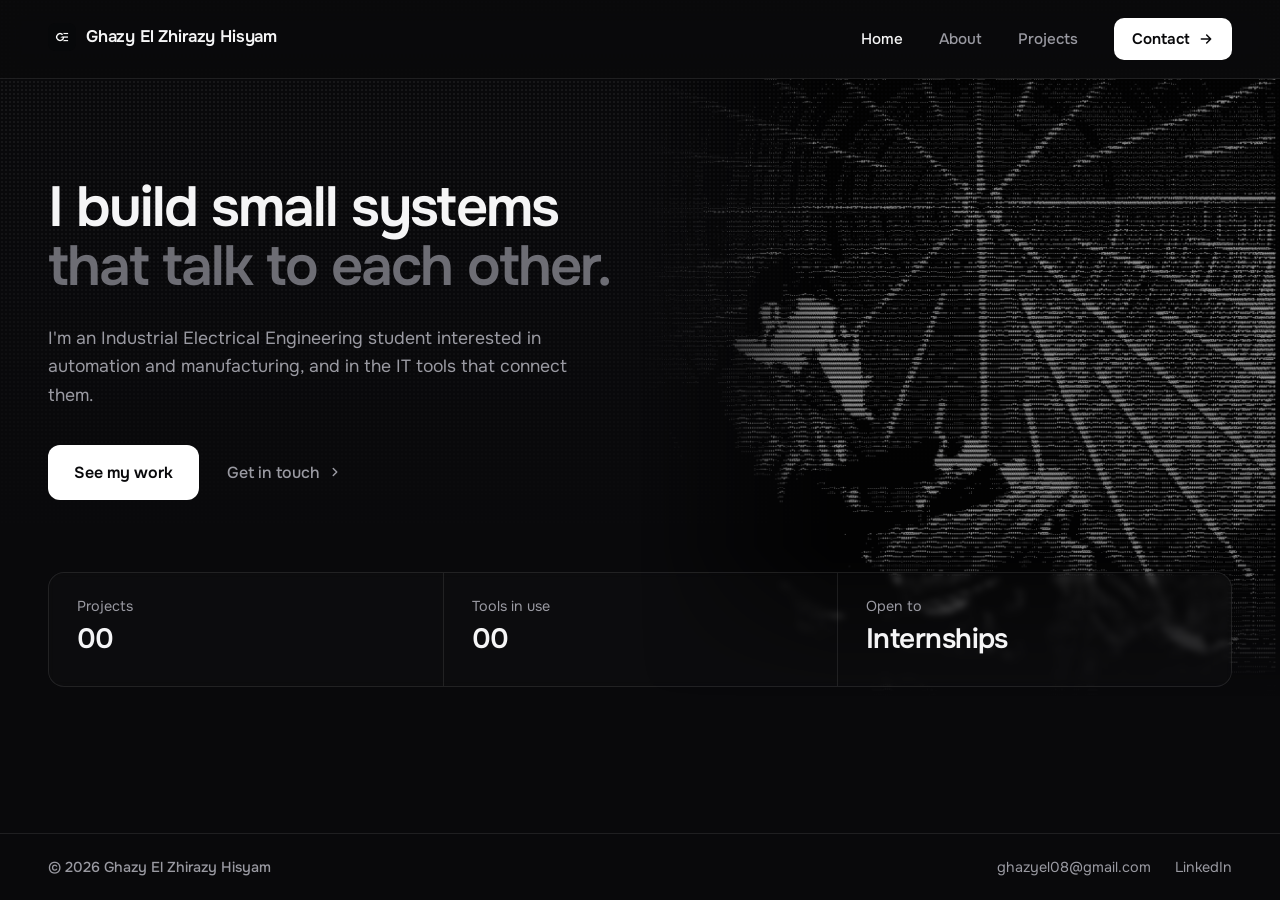
<file: index.html>
<!DOCTYPE html>
<html lang="en">
<head>
    <meta charset="UTF-8">
    <meta name="viewport" content="width=device-width, initial-scale=1.0">
    <title>Ghazy El Zhirazy Hisyam | Home</title>
    <meta name="description" content="Portfolio of Ghazy El Zhirazy Hisyam, an Industrial Electrical Engineering student working on Arduino projects and PCB design.">
    <link rel="preconnect" href="https://fonts.googleapis.com">
    <link rel="preconnect" href="https://fonts.gstatic.com" crossorigin>
    <link href="https://fonts.googleapis.com/css2?family=Onest:wght@400;500;600&display=swap" rel="stylesheet">
    <link rel="stylesheet" href="css/style.css">
    <link rel="icon" type="image/jpeg" href="Logo.jpg">
</head>
<body>
    <header class="navbar">
        <div class="left-nav">
            <a href="index.html" class="brand">
                <img class="brand-logo" src="Logo.jpg" alt="" width="28" height="28">
                <span>Ghazy El Zhirazy Hisyam</span>
            </a>
        </div>
        <nav class="right-nav" aria-label="Main">
            <a href="index.html" aria-current="page">Home</a>
            <a href="About.html">About</a>
            <a href="Projects.html">Projects</a>
            <a href="Contact.html" class="nav-cta">
                Contact
                <svg width="16" height="16" viewBox="0 0 24 24" fill="none" stroke="currentColor" stroke-width="2.25" stroke-linecap="round" stroke-linejoin="round" aria-hidden="true"><path d="M5 12h14M13 6l6 6-6 6"/></svg>
            </a>
        </nav>
    </header>

    <main class="body">
        <div class="dither" aria-hidden="true"></div>

        <section class="hero">
            <div class="hero-copy">
                <h1 class="main">
                    I build small systems
                    <span class="muted">that talk to each other.</span>
                </h1>
                <p class="description">I'm an Industrial Electrical Engineering student interested in automation and manufacturing, and in the IT tools that connect them.</p>
                <div class="cta-row">
                    <a class="work-button" href="Projects.html">See my work</a>
                    <a class="secondary-button" href="Contact.html">
                        Get in touch
                        <svg width="14" height="14" viewBox="0 0 24 24" fill="none" stroke="currentColor" stroke-width="2.5" stroke-linecap="round" stroke-linejoin="round" aria-hidden="true"><path d="m9 6 6 6-6 6"/></svg>
                    </a>
                </div>
            </div>
        </section>

        <section class="stats-row" aria-label="At a glance">
            <div class="stat">
                <p class="stat-label">Projects</p>
                <p class="stat-value" data-count="5">05</p>
            </div>
            <div class="stat">
                <p class="stat-label">Tools in use</p>
                <p class="stat-value" data-count="5">05</p>
            </div>
            <div class="stat">
                <p class="stat-label">Open to</p>
                <p class="stat-value typewriter">Internships</p>
            </div>
        </section>
    </main>

    <footer class="footer">
        <div class="footer-left">
            <p class="footer-name">&copy; 2026 Ghazy El Zhirazy Hisyam</p>
        </div>
        <div class="footer-right">
            <a href="mailto:ghazyel08@gmail.com">ghazyel08@gmail.com</a>
            <a href="https://www.linkedin.com/in/ghazyel" target="_blank" rel="noopener noreferrer">LinkedIn</a>
        </div>
    </footer>

    <script src="script/script.js"></script>
</body>
</html>
</file>
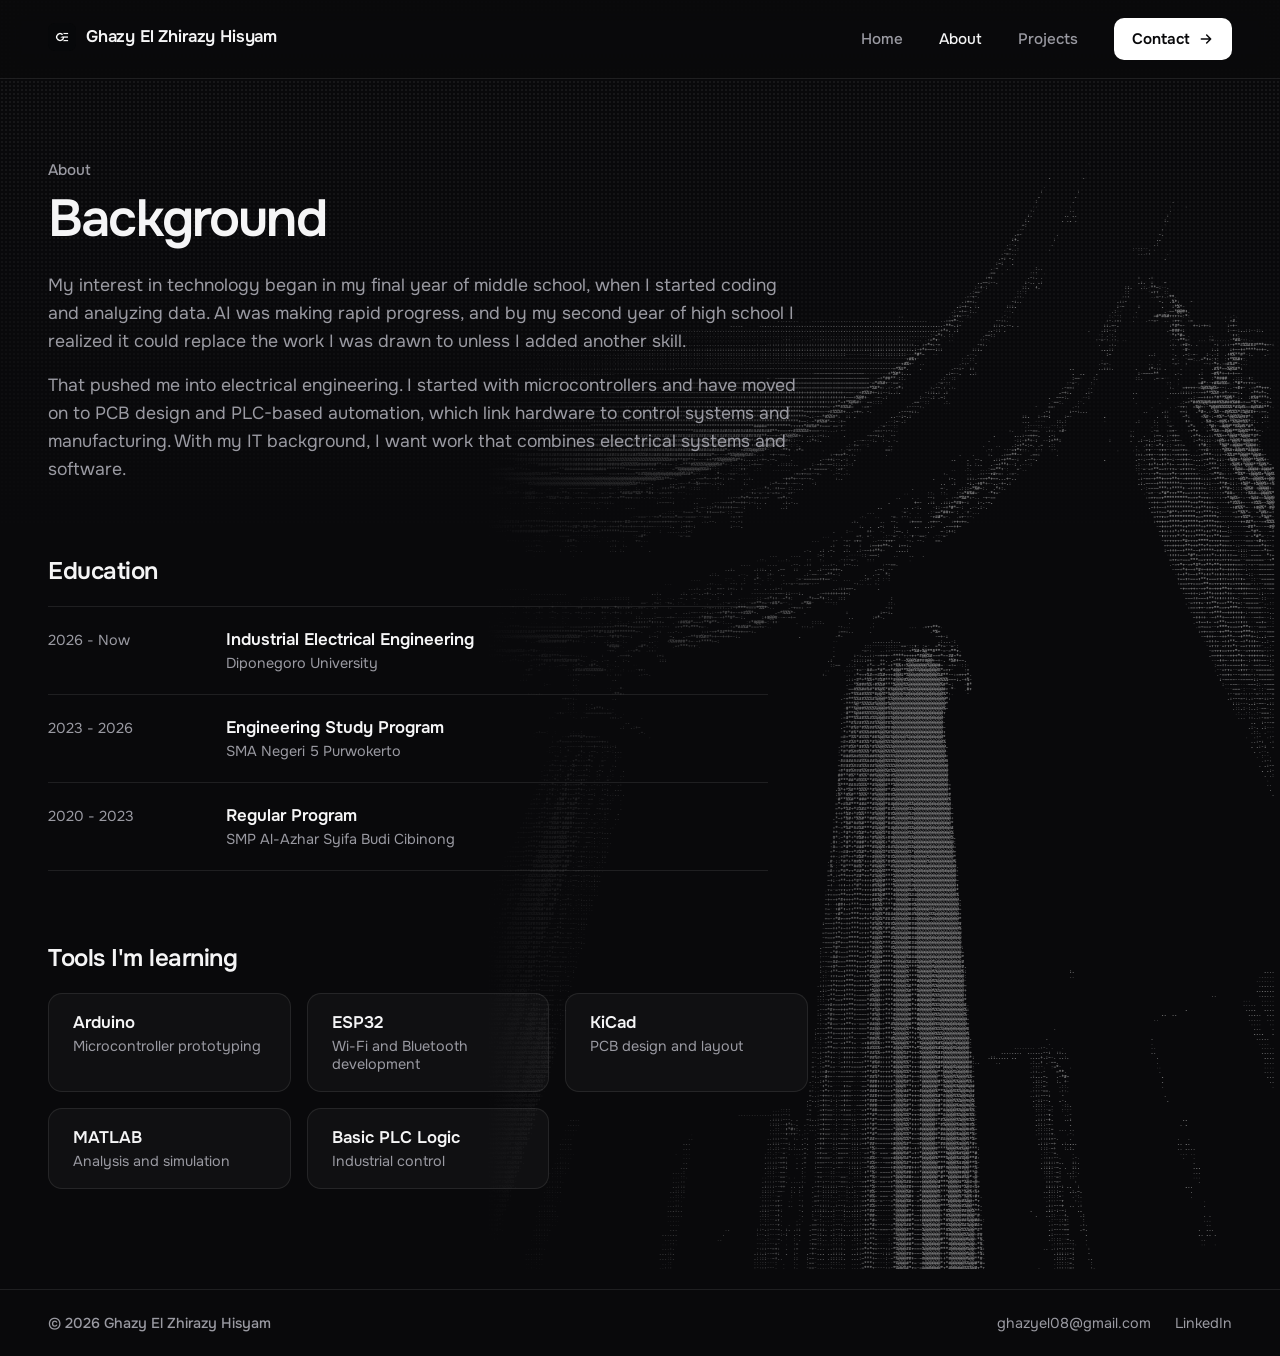
<file: About.html>
<!DOCTYPE html>
<html lang="en">
<head>
    <meta charset="UTF-8">
    <meta name="viewport" content="width=device-width, initial-scale=1.0">
    <title>Ghazy El Zhirazy Hisyam | About</title>
    <meta name="description" content="Background, education, and tools of Ghazy El Zhirazy Hisyam, an Industrial Electrical Engineering student.">
    <link rel="preconnect" href="https://fonts.googleapis.com">
    <link rel="preconnect" href="https://fonts.gstatic.com" crossorigin>
    <link href="https://fonts.googleapis.com/css2?family=Onest:wght@400;500;600&display=swap" rel="stylesheet">
    <link rel="stylesheet" href="css/style-about.css">
    <link rel="icon" type="image/jpeg" href="Logo.jpg">
</head>
<body>
    <header class="navbar">
        <div class="left-nav">
            <a href="index.html" class="brand">
                <img class="brand-logo" src="Logo.jpg" alt="" width="28" height="28">
                <span>Ghazy El Zhirazy Hisyam</span>
            </a>
        </div>
        <nav class="right-nav" aria-label="Main">
            <a href="index.html">Home</a>
            <a href="About.html" aria-current="page">About</a>
            <a href="Projects.html">Projects</a>
            <a href="Contact.html" class="nav-cta">
                Contact
                <svg width="16" height="16" viewBox="0 0 24 24" fill="none" stroke="currentColor" stroke-width="2.25" stroke-linecap="round" stroke-linejoin="round" aria-hidden="true"><path d="M5 12h14M13 6l6 6-6 6"/></svg>
            </a>
        </nav>
    </header>

    <main class="body">
        <section class="about-section">
            <h2 class="about">About</h2>
            <h1 class="background">Background</h1>
            <p class="description">My interest in technology began in my final year of middle school, when I started coding and analyzing data. AI was making rapid progress, and by my second year of high school I realized it could replace the work I was drawn to unless I added another skill.</p>
            <p class="description">That pushed me into electrical engineering. I started with microcontrollers and have moved on to PCB design and PLC-based automation, which link hardware to control systems and manufacturing. With my IT background, I want work that combines electrical systems and software.</p>
        </section>

        <section class="education-section">
            <h2 class="education">Education</h2>
            <div class="timeline">
                <div class="university">
                    <p class="periode">2026 - Now</p>
                    <p class="program">Industrial Electrical Engineering</p>
                    <p class="school">Diponegoro University</p>
                </div>
                <div class="highschool">
                    <p class="periode">2023 - 2026</p>
                    <p class="program">Engineering Study Program</p>
                    <p class="school">SMA Negeri 5 Purwokerto</p>
                </div>
                <div class="middleschool">
                    <p class="periode">2020 - 2023</p>
                    <p class="program">Regular Program</p>
                    <p class="school">SMP Al-Azhar Syifa Budi Cibinong</p>
                </div>
            </div>
        </section>

        <section class="tools">
            <h2 class="tools-title">Tools I'm learning</h2>
            <div class="tool-card">
                <p class="tool-name">Arduino</p>
                <p class="tool-desc">Microcontroller prototyping</p>
            </div>
            <div class="tool-card">
                <p class="tool-name">ESP32</p>
                <p class="tool-desc">Wi-Fi and Bluetooth development</p>
            </div>
            <div class="tool-card">
                <p class="tool-name">KiCad</p>
                <p class="tool-desc">PCB design and layout</p>
            </div>
            <div class="tool-card">
                <p class="tool-name">MATLAB</p>
                <p class="tool-desc">Analysis and simulation</p>
            </div>
            <div class="tool-card">
                <p class="tool-name">Basic PLC Logic</p>
                <p class="tool-desc">Industrial control</p>
            </div>
        </section>
    </main>

    <footer class="footer">
        <div class="footer-left">
            <p class="footer-name">&copy; 2026 Ghazy El Zhirazy Hisyam</p>
        </div>
        <div class="footer-right">
            <a href="mailto:ghazyel08@gmail.com">ghazyel08@gmail.com</a>
            <a href="https://www.linkedin.com/in/ghazyel" target="_blank" rel="noopener noreferrer">LinkedIn</a>
        </div>
    </footer>

    <script src="script/script-about.js"></script>
</body>
</html>
</file>
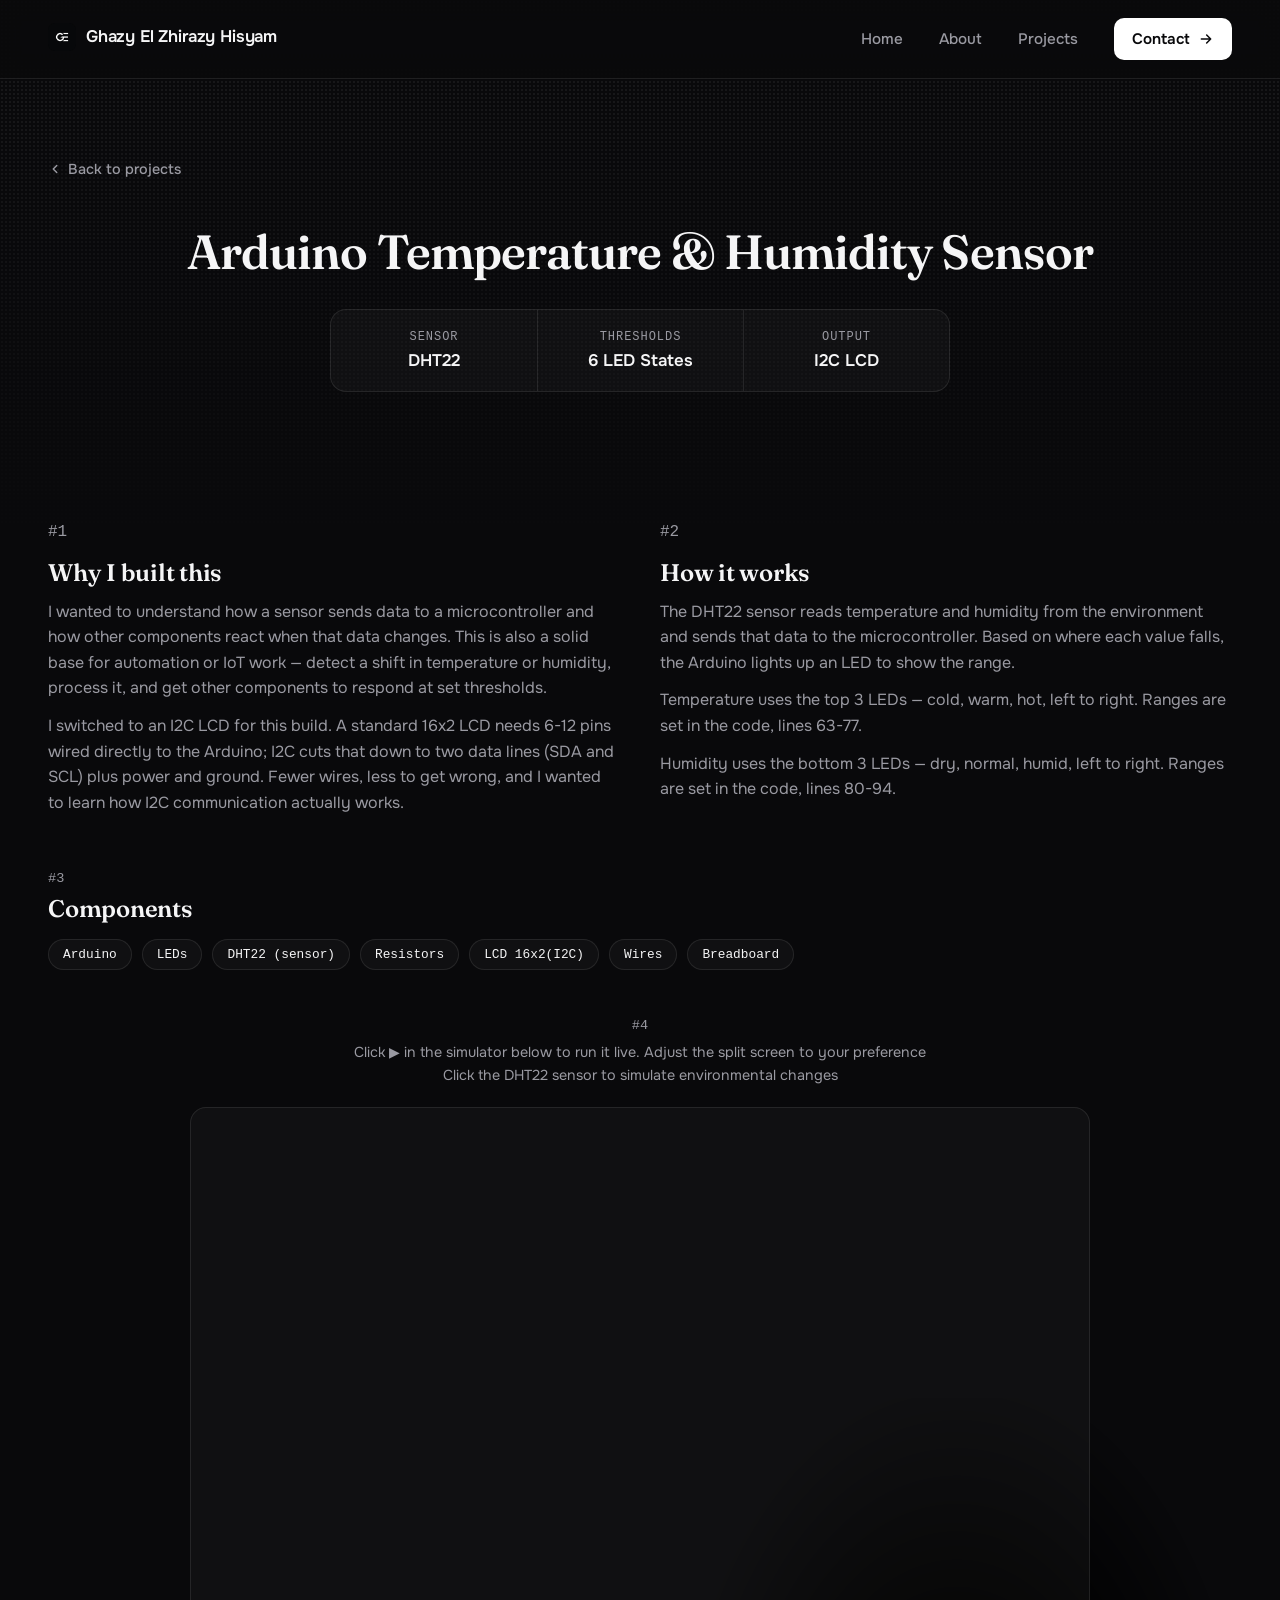
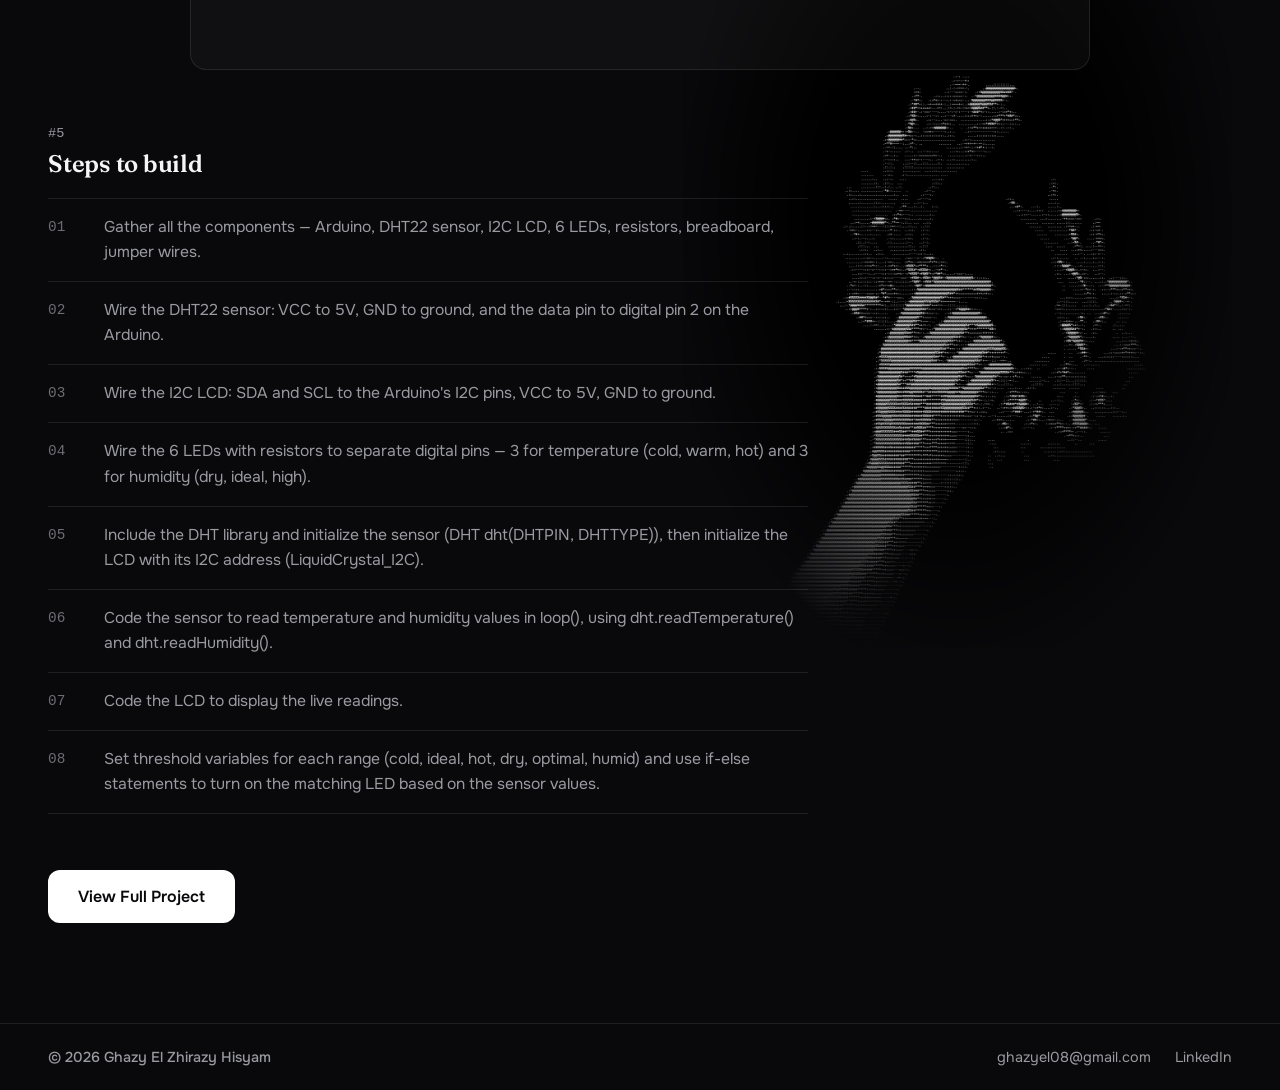
<file: humidity-sensor.html>
<!DOCTYPE html>
<html lang="en">
<head>
    <meta charset="UTF-8">
    <meta name="viewport" content="width=device-width, initial-scale=1.0">
    <title>Arduino Reaction Time Test | Ghazy El Zhirazy Hisyam</title>
    <link rel="preconnect" href="https://fonts.googleapis.com">
    <link rel="preconnect" href="https://fonts.gstatic.com" crossorigin>
    <link href="https://fonts.googleapis.com/css2?family=Onest:wght@400;500;600&family=Fraunces:wght@500;600&display=swap" rel="stylesheet">
    <link rel="stylesheet" href="css/style-showcase.css">
    <style> .hero-title::before { background-image: url("css/img/humid.png"); } </style>
    <link rel="icon" type="image/jpeg" href="Logo.jpg">
</head>
<body>
    <header class="navbar">
        <div class="left-nav">
            <a href="index.html" class="brand">
                <img class="brand-logo" src="Logo.jpg" alt="" width="28" height="28">
                <span>Ghazy El Zhirazy Hisyam</span>
            </a>
        </div>
        <nav class="right-nav" aria-label="Main">
            <a href="index.html">Home</a>
            <a href="About.html">About</a>
            <a href="Projects.html">Projects</a>
            <a href="Contact.html" class="nav-cta">
                Contact
                <svg width="16" height="16" viewBox="0 0 24 24" fill="none" stroke="currentColor" stroke-width="2.25" stroke-linecap="round" stroke-linejoin="round" aria-hidden="true"><path d="M5 12h14M13 6l6 6-6 6"/></svg>
            </a>
        </nav>
    </header>

    <main class="body">
        <a href="Projects.html" class="back-link">
            <svg width="14" height="14" viewBox="0 0 24 24" fill="none" stroke="currentColor" stroke-width="2.5" stroke-linecap="round" stroke-linejoin="round" aria-hidden="true"><path d="m15 6-6 6 6 6"/></svg>
            Back to projects
        </a>

        <section class="hero-title">
            <h1 class="project-name">Arduino Temperature & Humidity Sensor</h1>

            <div class="spec-stats">
                <div class="spec-stat">
                    <p class="spec-stat-label">Sensor</p>
                    <p class="spec-stat-value">DHT22</p>
                </div>
                <div class="spec-stat">
                    <p class="spec-stat-label">Thresholds</p>
                    <p class="spec-stat-value">6 LED States</p>
                </div>
                <div class="spec-stat">
                    <p class="spec-stat-label">Output</p>
                    <p class="spec-stat-value">I2C LCD</p>
                </div>
            </div>
        </section>

        <div class="section-grid">
            <div class="section-block">
                <p class="section-tag">#1</p>
                <h3>Why I built this</h3>
                <p>I wanted to understand how a sensor sends data to a microcontroller and how other components react when that data changes. This is also a solid base for automation or IoT work — detect a shift in temperature or humidity, process it, and get other components to respond at set thresholds.</p>
                <p>I switched to an I2C LCD for this build. A standard 16x2 LCD needs 6-12 pins wired directly to the Arduino; I2C cuts that down to two data lines (SDA and SCL) plus power and ground. Fewer wires, less to get wrong, and I wanted to learn how I2C communication actually works.</p>
            </div>

            <div class="section-block">
                <p class="section-tag">#2</p>
                <h3>How it works</h3>
                <p>The DHT22 sensor reads temperature and humidity from the environment and sends that data to the microcontroller. Based on where each value falls, the Arduino lights up an LED to show the range.</p>
                <p>Temperature uses the top 3 LEDs — cold, warm, hot, left to right. Ranges are set in the code, lines 63-77.</p>
                <p>Humidity uses the bottom 3 LEDs — dry, normal, humid, left to right. Ranges are set in the code, lines 80-94.</p>
            </div>
        </div>

        <section class="components-section">
            <p class="section-tag">#3</p>
            <h3>Components</h3>
            <div class="components-list">
                <span>Arduino</span>
                <span>LEDs</span>
                <span>DHT22 (sensor)</span>
                <span>Resistors</span>
                <span>LCD 16x2(I2C)</span>
                <span>Wires</span>
                <span>Breadboard</span>
            </div>
        </section>

        <section class="embed-section">
            <p class="section-tag">#4</p>
            <p class="embed-hint">Click ▶ in the simulator below to run it live. Adjust the split screen to your preference<br>Click the DHT22 sensor to simulate environmental changes</p>
            <div class="showcase-embed">
                <iframe src="https://wokwi.com/projects/470698973029023745" width="100%" height="100%" frameborder="0" title="Arduino Reaction Time Test simulator"></iframe>
            </div>
        </section>

        <section class="steps-section">
            <p class="section-tag">#5</p>
            <h3>Steps to build</h3>
            <ol class="steps">
                <li>Gather all the components — Arduino, DHT22 sensor, I2C LCD, 6 LEDs, resistors, breadboard, jumper wires.</li>
                <li>Wire the DHT22 sensor: VCC to 5V, GND to ground, and the data pin to digital pin 2 on the Arduino.</li>
                <li>Wire the I2C LCD: SDA and SCL to the Arduino's I2C pins, VCC to 5V, GND to ground.</li>
                <li>Wire the 6 LEDs with resistors to separate digital pins — 3 for temperature (cold, warm, hot) and 3 for humidity (dry, ideal, high).</li>
                <li>Include the DHT library and initialize the sensor (DHT dht(DHTPIN, DHTTYPE)), then initialize the LCD with its I2C address (LiquidCrystal_I2C).</li>
                <li>Code the sensor to read temperature and humidity values in loop(), using dht.readTemperature() and dht.readHumidity().</li>
                <li>Code the LCD to display the live readings.</li>
                <li>Set threshold variables for each range (cold, ideal, hot, dry, optimal, humid) and use if-else statements to turn on the matching LED based on the sensor values.</li>
            </ol>
        </section>

        <a href="https://wokwi.com/projects/470698973029023745" target="_blank" rel="noopener noreferrer" class="cta-button">View Full Project</a>
    </main>

    <footer class="footer">
        <div class="footer-left">
            <p class="footer-name">&copy; 2026 Ghazy El Zhirazy Hisyam</p>
        </div>
        <div class="footer-right">
            <a href="mailto:ghazyel08@gmail.com">ghazyel08@gmail.com</a>
            <a href="https://www.linkedin.com/in/ghazyel" target="_blank" rel="noopener noreferrer">LinkedIn</a>
        </div>
    </footer>
</body>
</html>
</file>
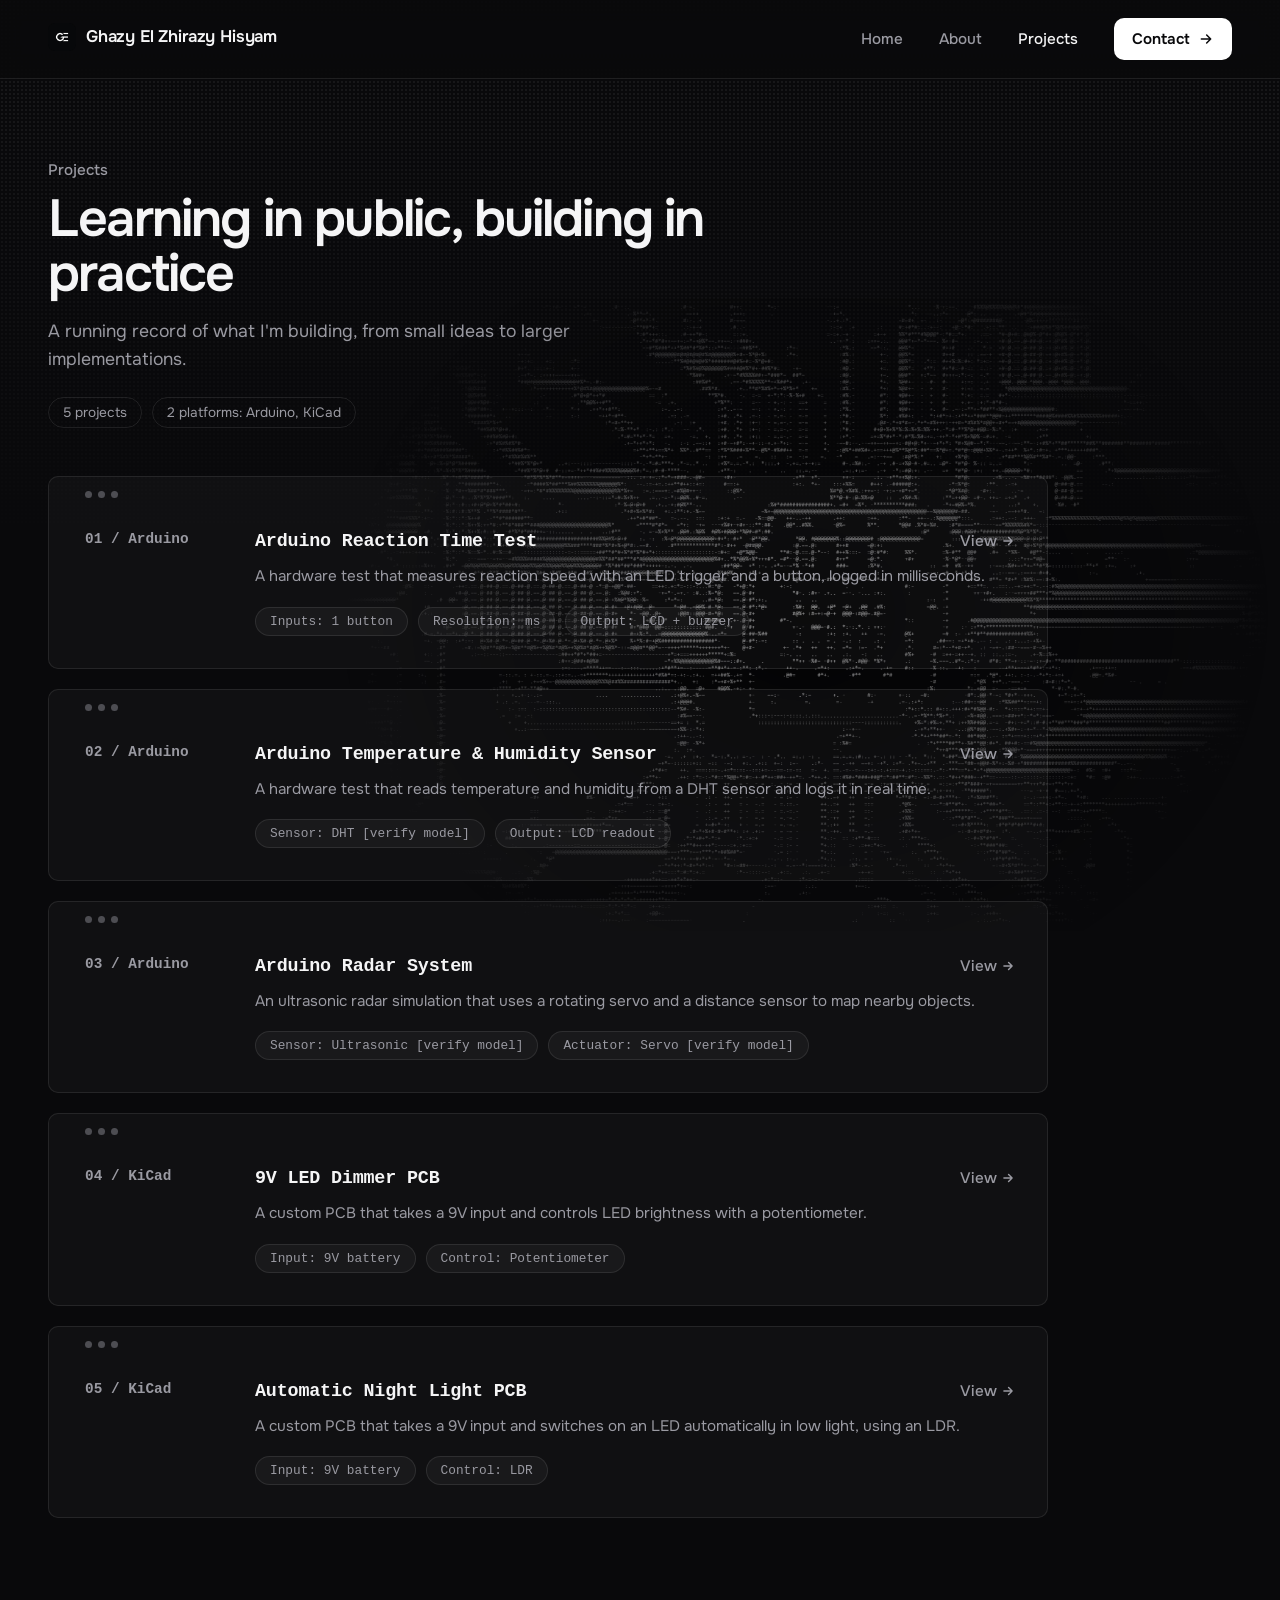
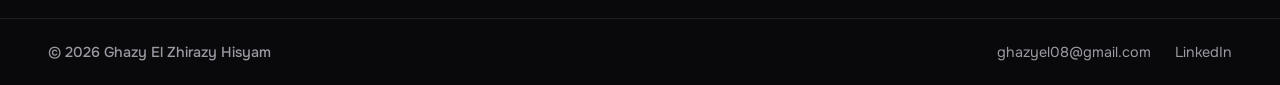
<file: Projects.html>
<!DOCTYPE html>
<html lang="en">
<head>
    <meta charset="UTF-8">
    <meta name="viewport" content="width=device-width, initial-scale=1.0">
    <title>Ghazy El Zhirazy Hisyam | Projects</title>
    <meta name="description" content="Arduino and PCB projects by Ghazy El Zhirazy Hisyam, an Industrial Electrical Engineering student.">
    <link rel="preconnect" href="https://fonts.googleapis.com">
    <link rel="preconnect" href="https://fonts.gstatic.com" crossorigin>
    <link href="https://fonts.googleapis.com/css2?family=Onest:wght@400;500;600&display=swap" rel="stylesheet">
    <link rel="stylesheet" href="css/style-projects.css">
    <link rel="icon" type="image/jpeg" href="Logo.jpg">
</head>
<body>
    <header class="navbar">
        <div class="left-nav">
            <a href="index.html" class="brand">
                <img class="brand-logo" src="Logo.jpg" alt="" width="28" height="28">
                <span>Ghazy El Zhirazy Hisyam</span>
            </a>
        </div>
        <nav class="right-nav" aria-label="Main">
            <a href="index.html">Home</a>
            <a href="About.html">About</a>
            <a href="Projects.html" aria-current="page">Projects</a>
            <a href="Contact.html" class="nav-cta">
                Contact
                <svg width="16" height="16" viewBox="0 0 24 24" fill="none" stroke="currentColor" stroke-width="2.25" stroke-linecap="round" stroke-linejoin="round" aria-hidden="true"><path d="M5 12h14M13 6l6 6-6 6"/></svg>
            </a>
        </nav>
    </header>

    <main class="body">
        <h2 class="projects">Projects</h2>
        <h1 class="opener">Learning in public, building in practice</h1>
        <p class="descript">A running record of what I'm building, from small ideas to larger implementations.</p>

        <div class="project-summary">
            <span>5 projects</span>
            <span>2 platforms: Arduino, KiCad</span>
        </div>

        <div class="project-list">
            <a href="reaction-time.html" class="project-row" data-category="Arduino">
                <span class="term-bar" aria-hidden="true"><span class="term-dot"></span><span class="term-dot"></span><span class="term-dot"></span></span>
                <p class="project-index">01 / Arduino</p>
                <div class="project-content">
                    <div class="project-row-header">
                        <h2 class="project-name">Arduino Reaction Time Test</h2>
                        <span class="project-link">View
                            <svg width="14" height="14" viewBox="0 0 24 24" fill="none" stroke="currentColor" stroke-width="2.5" stroke-linecap="round" stroke-linejoin="round" aria-hidden="true"><path d="M5 12h14M13 6l6 6-6 6"/></svg>
                        </span>
                    </div>
                    <p class="project-description">A hardware test that measures reaction speed with an LED trigger and a button, logged in milliseconds.</p>
                    <div class="spec-pills">
                        <span class="spec-pill">Inputs: 1 button</span>
                        <span class="spec-pill">Resolution: ms</span>
                        <span class="spec-pill">Output: LCD + buzzer</span>
                    </div>
                </div>
            </a>

            <a href="humidity-sensor.html" class="project-row" data-category="Arduino">
                <span class="term-bar" aria-hidden="true"><span class="term-dot"></span><span class="term-dot"></span><span class="term-dot"></span></span>
                <p class="project-index">02 / Arduino</p>
                <div class="project-content">
                    <div class="project-row-header">
                        <h2 class="project-name">Arduino Temperature &amp; Humidity Sensor</h2>
                        <span class="project-link">View
                            <svg width="14" height="14" viewBox="0 0 24 24" fill="none" stroke="currentColor" stroke-width="2.5" stroke-linecap="round" stroke-linejoin="round" aria-hidden="true"><path d="M5 12h14M13 6l6 6-6 6"/></svg>
                        </span>
                    </div>
                    <p class="project-description">A hardware test that reads temperature and humidity from a DHT sensor and logs it in real time.</p>
                    <div class="spec-pills">
                        <span class="spec-pill">Sensor: DHT [verify model]</span>
                        <span class="spec-pill">Output: LCD readout</span>
                    </div>
                </div>
            </a>

            <a href="radar-system.html" class="project-row" data-category="Arduino">
                <span class="term-bar" aria-hidden="true"><span class="term-dot"></span><span class="term-dot"></span><span class="term-dot"></span></span>
                <p class="project-index">03 / Arduino</p>
                <div class="project-content">
                    <div class="project-row-header">
                        <h2 class="project-name">Arduino Radar System</h2>
                        <span class="project-link">View
                            <svg width="14" height="14" viewBox="0 0 24 24" fill="none" stroke="currentColor" stroke-width="2.5" stroke-linecap="round" stroke-linejoin="round" aria-hidden="true"><path d="M5 12h14M13 6l6 6-6 6"/></svg>
                        </span>
                    </div>
                    <p class="project-description">An ultrasonic radar simulation that uses a rotating servo and a distance sensor to map nearby objects.</p>
                    <div class="spec-pills">
                        <span class="spec-pill">Sensor: Ultrasonic [verify model]</span>
                        <span class="spec-pill">Actuator: Servo [verify model]</span>
                    </div>
                </div>
            </a>

            <a href="PCB-Dimmer.html" class="project-row" data-category="KiCad">
                <span class="term-bar" aria-hidden="true"><span class="term-dot"></span><span class="term-dot"></span><span class="term-dot"></span></span>
                <p class="project-index">04 / KiCad</p>
                <div class="project-content">
                    <div class="project-row-header">
                        <h2 class="project-name">9V LED Dimmer PCB</h2>
                        <span class="project-link">View
                            <svg width="14" height="14" viewBox="0 0 24 24" fill="none" stroke="currentColor" stroke-width="2.5" stroke-linecap="round" stroke-linejoin="round" aria-hidden="true"><path d="M5 12h14M13 6l6 6-6 6"/></svg>
                        </span>
                    </div>
                    <p class="project-description">A custom PCB that takes a 9V input and controls LED brightness with a potentiometer.</p>
                    <div class="spec-pills">
                        <span class="spec-pill">Input: 9V battery</span>
                        <span class="spec-pill">Control: Potentiometer</span>
                    </div>
                </div>
            </a>

            <a href="PCB-AutoLight.html" class="project-row" data-category="KiCad">
                <span class="term-bar" aria-hidden="true"><span class="term-dot"></span><span class="term-dot"></span><span class="term-dot"></span></span>
                <p class="project-index">05 / KiCad</p>
                <div class="project-content">
                    <div class="project-row-header">
                        <h2 class="project-name">Automatic Night Light PCB</h2>
                        <span class="project-link">View
                            <svg width="14" height="14" viewBox="0 0 24 24" fill="none" stroke="currentColor" stroke-width="2.5" stroke-linecap="round" stroke-linejoin="round" aria-hidden="true"><path d="M5 12h14M13 6l6 6-6 6"/></svg>
                        </span>
                    </div>
                    <p class="project-description">A custom PCB that takes a 9V input and switches on an LED automatically in low light, using an LDR.</p>
                    <div class="spec-pills">
                        <span class="spec-pill">Input: 9V battery</span>
                        <span class="spec-pill">Control: LDR</span>
                    </div>
                </div>
            </a>
        </div>
    </main>

    <footer class="footer">
        <div class="footer-left">
            <p class="footer-name">&copy; 2026 Ghazy El Zhirazy Hisyam</p>
        </div>
        <div class="footer-right">
            <a href="mailto:ghazyel08@gmail.com">ghazyel08@gmail.com</a>
            <a href="https://www.linkedin.com/in/ghazyel" target="_blank" rel="noopener noreferrer">LinkedIn</a>
        </div>
    </footer>
</body>
</html>
</file>
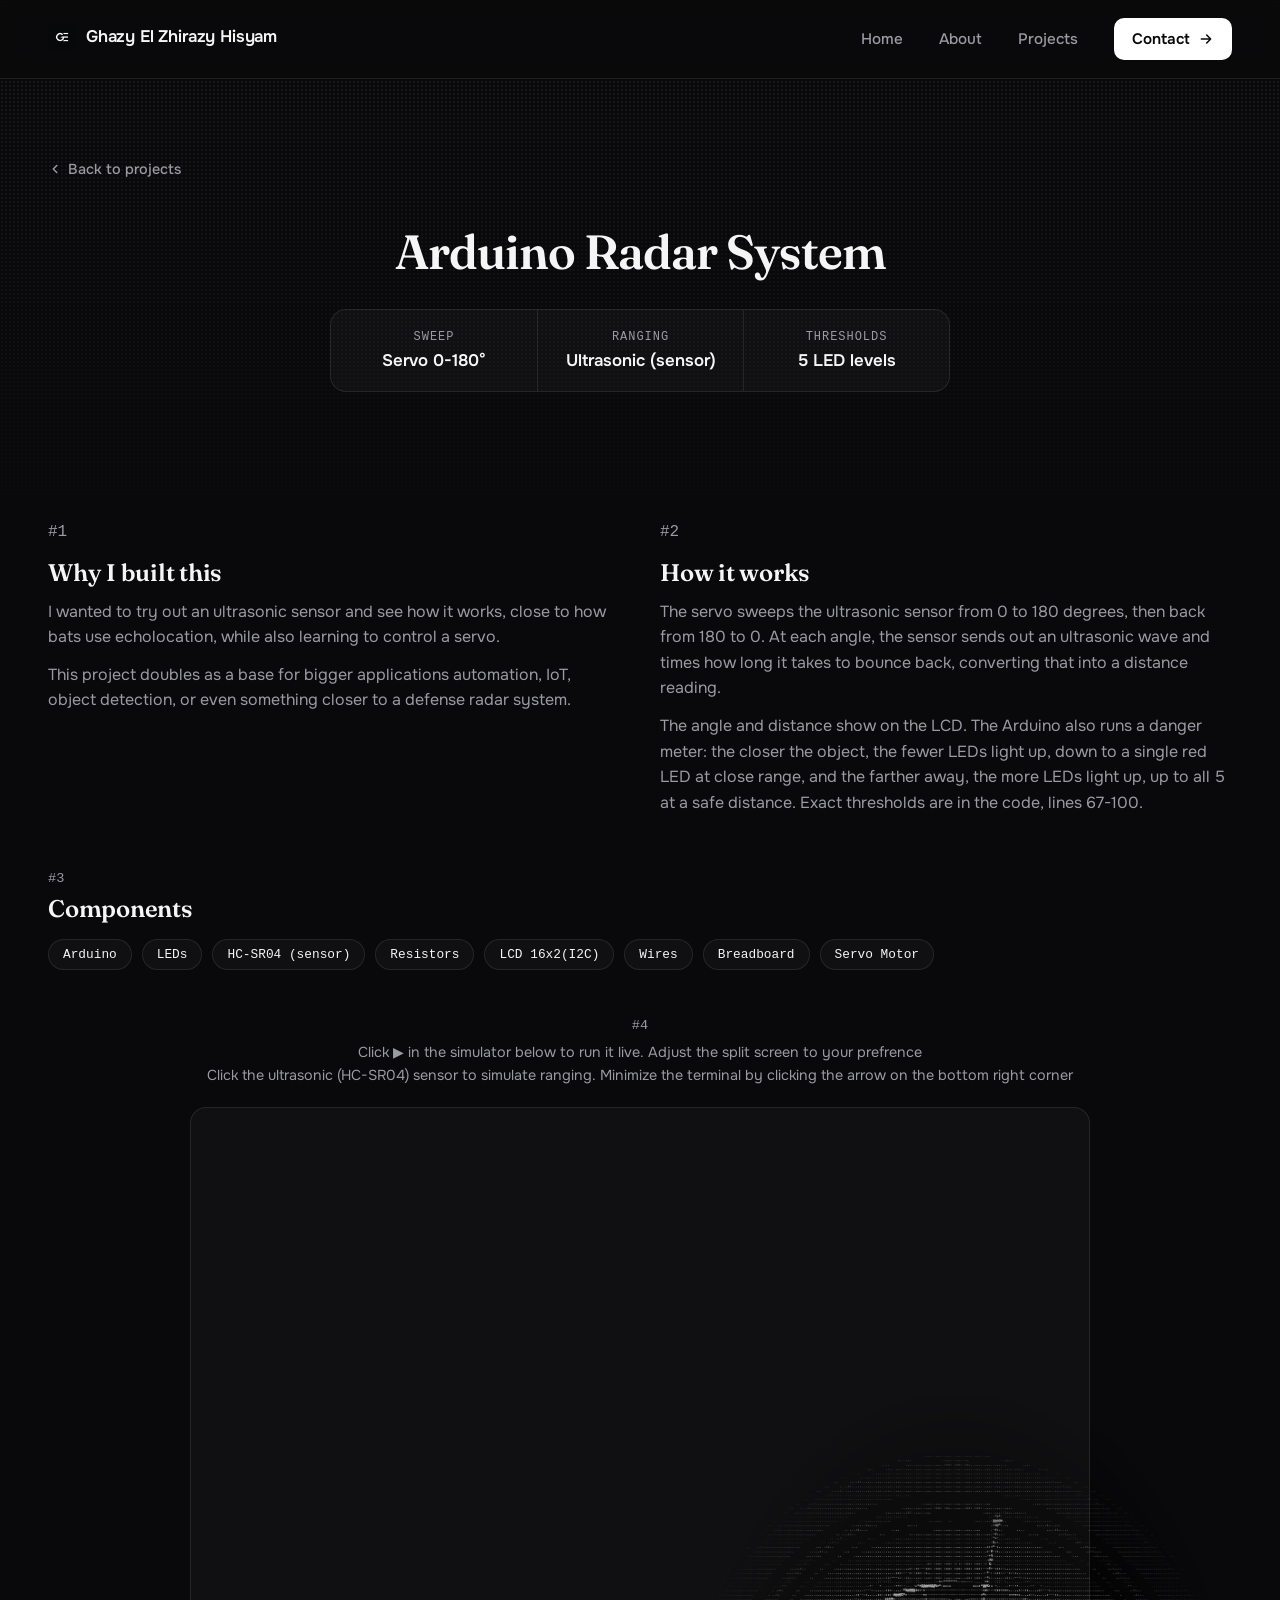
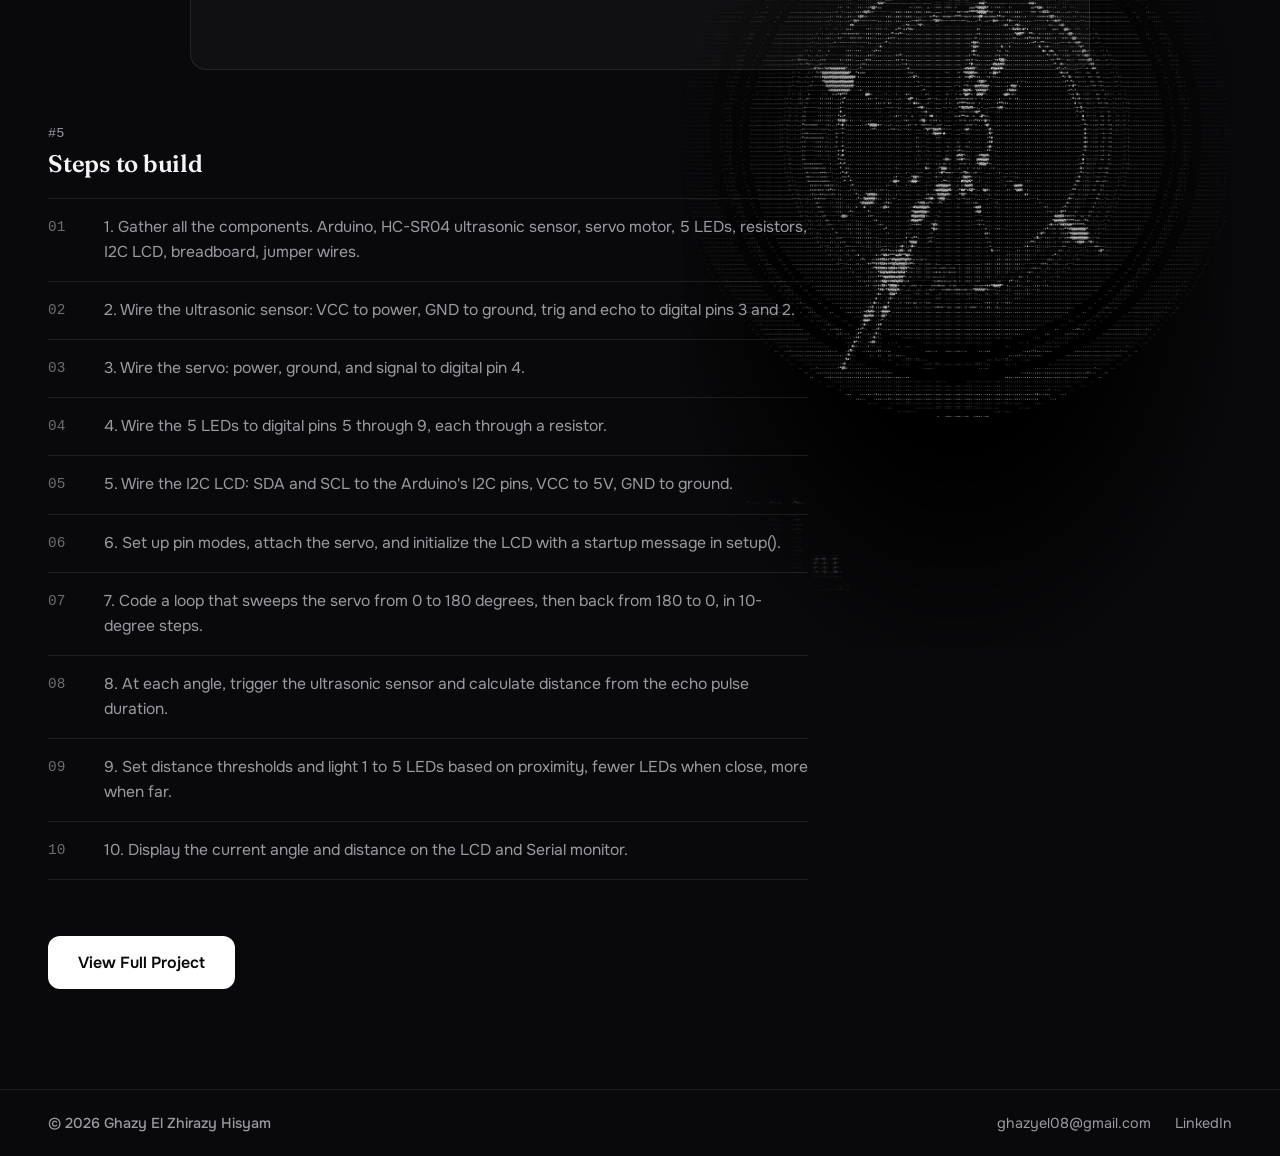
<file: radar-system.html>
<!DOCTYPE html>
<html lang="en">
<head>
    <meta charset="UTF-8">
    <meta name="viewport" content="width=device-width, initial-scale=1.0">
    <title>Arduino Reaction Time Test | Ghazy El Zhirazy Hisyam</title>
    <link rel="preconnect" href="https://fonts.googleapis.com">
    <link rel="preconnect" href="https://fonts.gstatic.com" crossorigin>
    <link href="https://fonts.googleapis.com/css2?family=Onest:wght@400;500;600&family=Fraunces:wght@500;600&display=swap" rel="stylesheet">
    <link rel="stylesheet" href="css/style-showcase.css">
    <style> .hero-title::before { background-image: url("css/img/radarasci.png"); } </style>
    <link rel="icon" type="image/jpeg" href="Logo.jpg">
</head>
<body>
    <header class="navbar">
        <div class="left-nav">
            <a href="index.html" class="brand">
                <img class="brand-logo" src="Logo.jpg" alt="" width="28" height="28">
                <span>Ghazy El Zhirazy Hisyam</span>
            </a>
        </div>
        <nav class="right-nav" aria-label="Main">
            <a href="index.html">Home</a>
            <a href="About.html">About</a>
            <a href="Projects.html">Projects</a>
            <a href="Contact.html" class="nav-cta">
                Contact
                <svg width="16" height="16" viewBox="0 0 24 24" fill="none" stroke="currentColor" stroke-width="2.25" stroke-linecap="round" stroke-linejoin="round" aria-hidden="true"><path d="M5 12h14M13 6l6 6-6 6"/></svg>
            </a>
        </nav>
    </header>

    <main class="body">
        <a href="Projects.html" class="back-link">
            <svg width="14" height="14" viewBox="0 0 24 24" fill="none" stroke="currentColor" stroke-width="2.5" stroke-linecap="round" stroke-linejoin="round" aria-hidden="true"><path d="m15 6-6 6 6 6"/></svg>
            Back to projects
        </a>

        <section class="hero-title">
            <h1 class="project-name">Arduino Radar System</h1>

            <div class="spec-stats">
                <div class="spec-stat">
                    <p class="spec-stat-label">Sweep</p>
                    <p class="spec-stat-value">Servo 0-180°</p>
                </div>
                <div class="spec-stat">
                    <p class="spec-stat-label">Ranging</p>
                    <p class="spec-stat-value">Ultrasonic (sensor)</p>
                </div>
                <div class="spec-stat">
                    <p class="spec-stat-label">Thresholds</p>
                    <p class="spec-stat-value">5 LED levels</p>
                </div>
            </div>
        </section>

        <div class="section-grid">
            <div class="section-block">
                <p class="section-tag">#1</p>
                <h3>Why I built this</h3>
                <p>I wanted to try out an ultrasonic sensor and see how it works, close to how bats use echolocation, while also learning to control a servo.</p>
                <p>This project doubles as a base for bigger applications automation, IoT, object detection, or even something closer to a defense radar system.</p>
            </div>

            <div class="section-block">
                <p class="section-tag">#2</p>
                <h3>How it works</h3>
                <p>The servo sweeps the ultrasonic sensor from 0 to 180 degrees, then back from 180 to 0. At each angle, the sensor sends out an ultrasonic wave and times how long it takes to bounce back, converting that into a distance reading.</p>
                <p>The angle and distance show on the LCD. The Arduino also runs a danger meter: the closer the object, the fewer LEDs light up, down to a single red LED at close range, and the farther away, the more LEDs light up, up to all 5 at a safe distance. Exact thresholds are in the code, lines 67-100.</p>
            </div>
        </div>

        <section class="components-section">
            <p class="section-tag">#3</p>
            <h3>Components</h3>
            <div class="components-list">
                <span>Arduino</span>
                <span>LEDs</span>
                <span>HC-SR04 (sensor)</span>
                <span>Resistors</span>
                <span>LCD 16x2(I2C)</span>
                <span>Wires</span>
                <span>Breadboard</span>
                <span>Servo Motor</span>
            </div>
        </section>

        <section class="embed-section">
            <p class="section-tag">#4</p>
            <p class="embed-hint">Click ▶ in the simulator below to run it live. Adjust the split screen to your prefrence <br> Click the ultrasonic (HC-SR04) sensor to simulate ranging. Minimize the terminal by clicking the arrow on the bottom right corner</p>
            <div class="showcase-embed">
                <iframe src="https://wokwi.com/projects/470761964635294721" width="100%" height="100%" frameborder="0" title="Arduino Radar System simulator"></iframe>
            </div>
        </section>

        <section class="steps-section">
            <p class="section-tag">#5</p>
            <h3>Steps to build</h3>
            <ol class="steps">
                <li>1. Gather all the components. Arduino, HC-SR04 ultrasonic sensor, servo motor, 5 LEDs, resistors, I2C LCD, breadboard, jumper wires.</li>
                <li>2. Wire the ultrasonic sensor: VCC to power, GND to ground, trig and echo to digital pins 3 and 2.</li>
                <li>3. Wire the servo: power, ground, and signal to digital pin 4.</li>
                <li>4. Wire the 5 LEDs to digital pins 5 through 9, each through a resistor.</li>
                <li>5. Wire the I2C LCD: SDA and SCL to the Arduino's I2C pins, VCC to 5V, GND to ground.</li>
                <li>6. Set up pin modes, attach the servo, and initialize the LCD with a startup message in setup().</li>
                <li>7. Code a loop that sweeps the servo from 0 to 180 degrees, then back from 180 to 0, in 10-degree steps.</li>
                <li>8. At each angle, trigger the ultrasonic sensor and calculate distance from the echo pulse duration.</li>
                <li>9. Set distance thresholds and light 1 to 5 LEDs based on proximity, fewer LEDs when close, more when far.</li>
                <li>10. Display the current angle and distance on the LCD and Serial monitor.</li>
            </ol>
        </section>

        <a href="https://wokwi.com/projects/470761964635294721" target="_blank" rel="noopener noreferrer" class="cta-button">View Full Project</a>
    </main>

    <footer class="footer">
        <div class="footer-left">
            <p class="footer-name">&copy; 2026 Ghazy El Zhirazy Hisyam</p>
        </div>
        <div class="footer-right">
            <a href="mailto:ghazyel08@gmail.com">ghazyel08@gmail.com</a>
            <a href="https://www.linkedin.com/in/ghazyel" target="_blank" rel="noopener noreferrer">LinkedIn</a>
        </div>
    </footer>
</body>
</html>
</file>
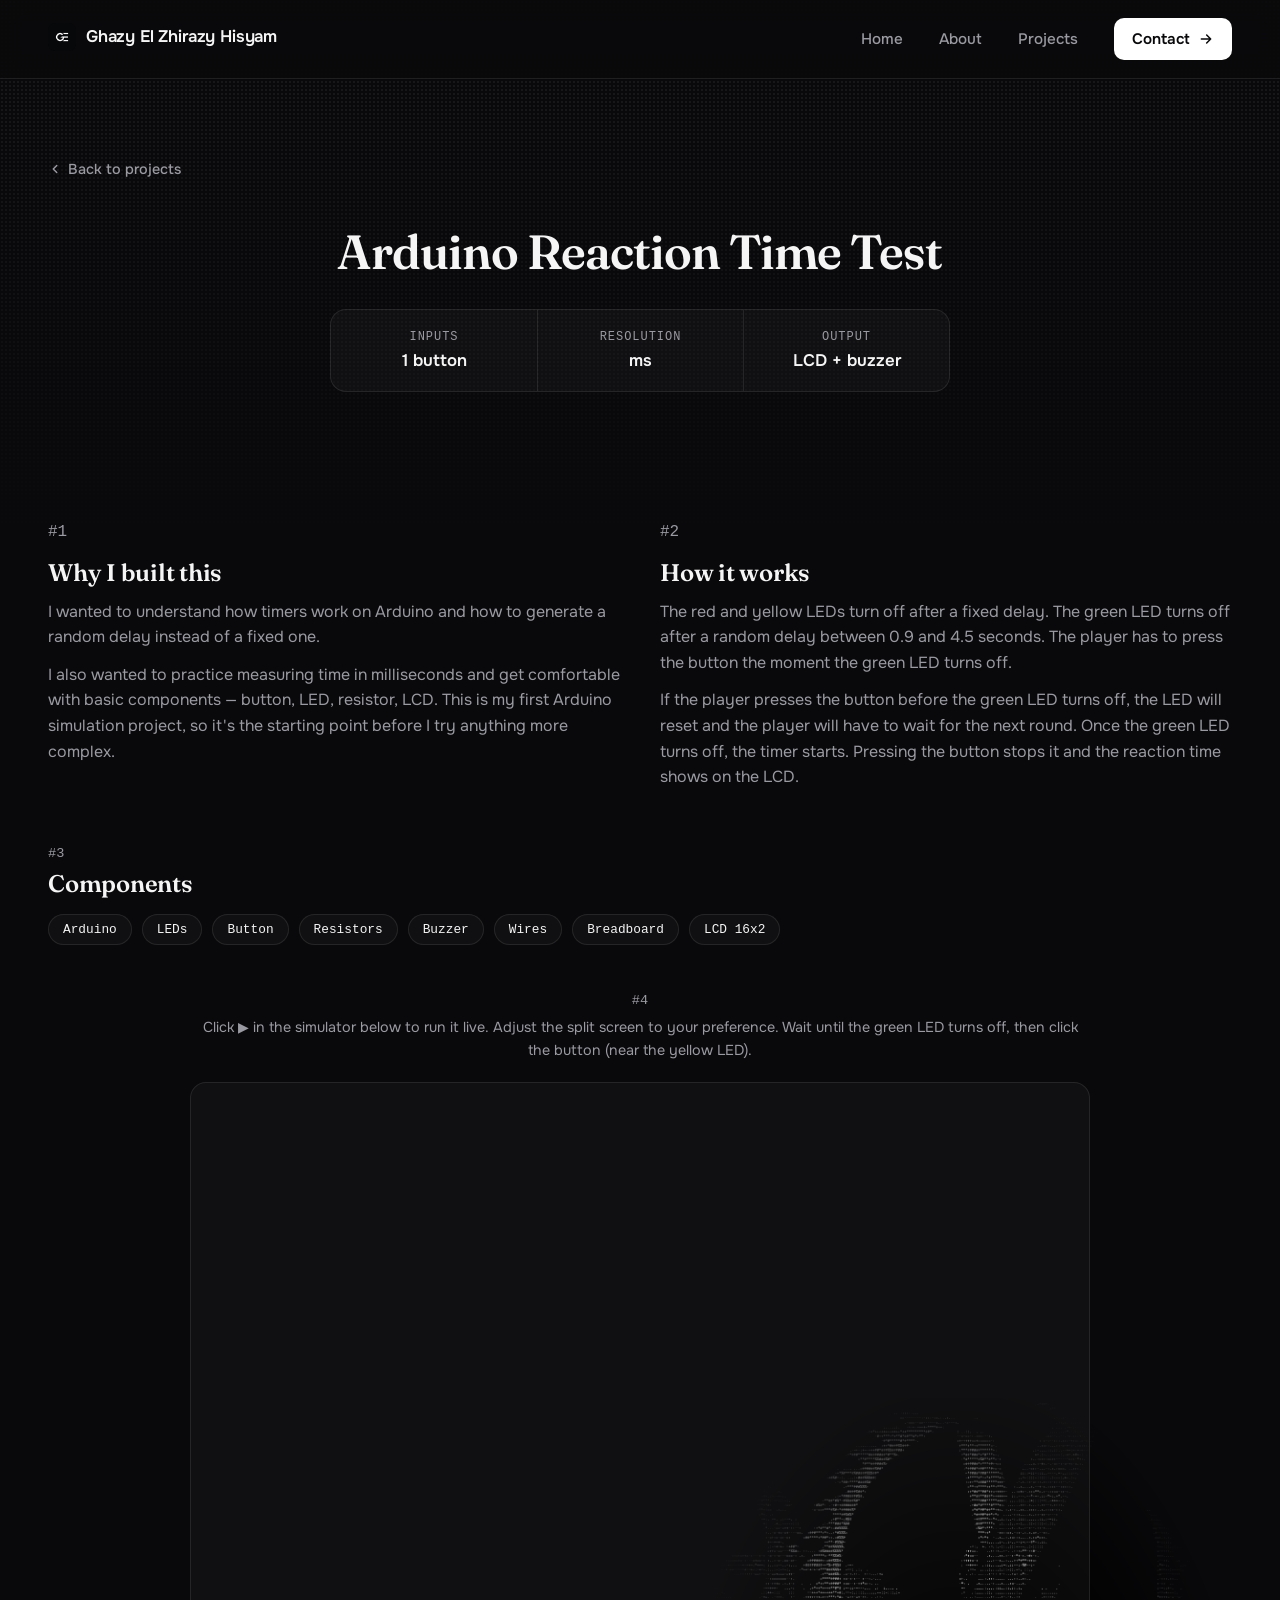
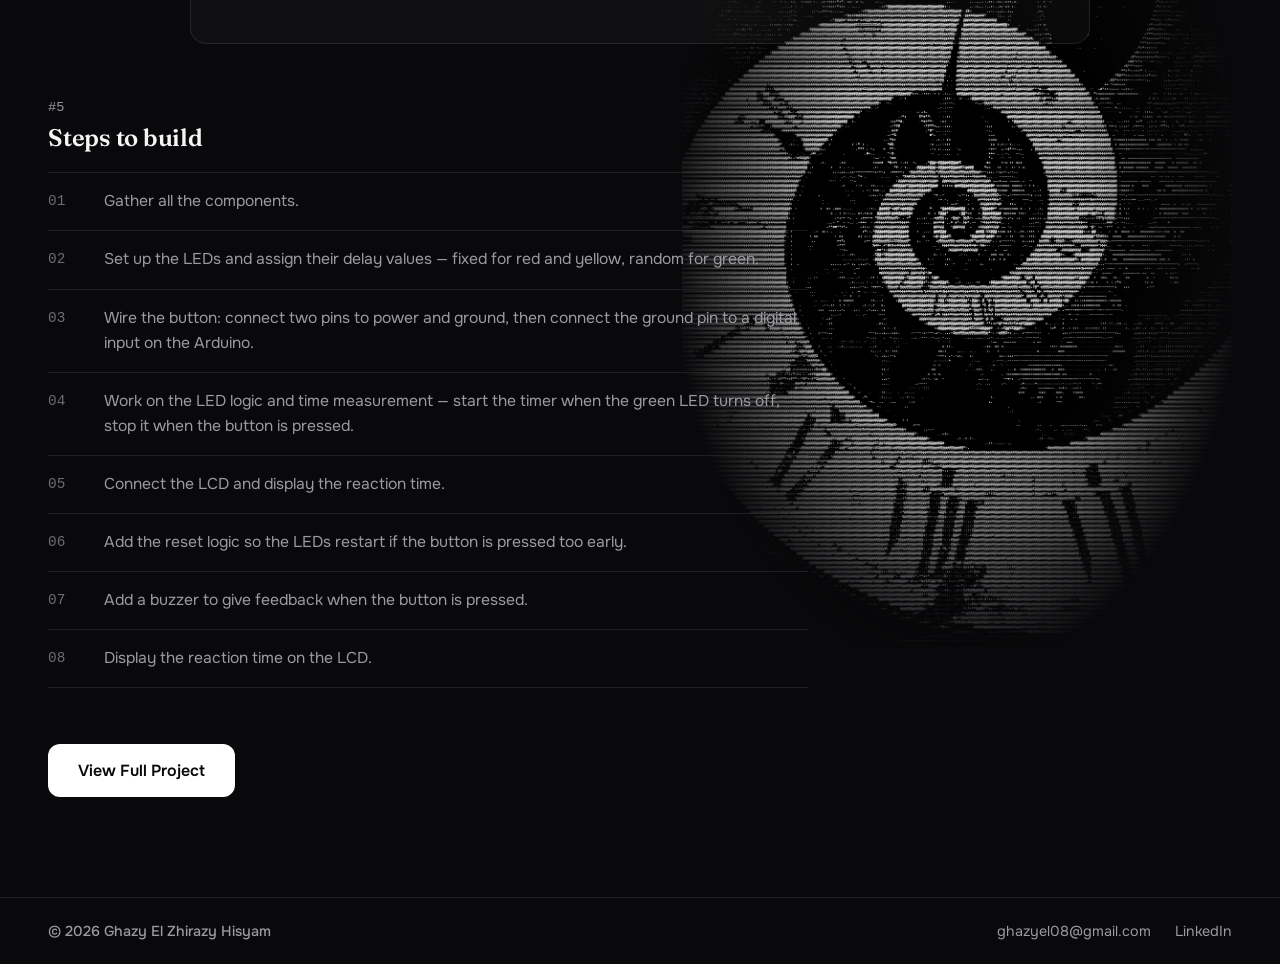
<file: reaction-time.html>
<!DOCTYPE html>
<html lang="en">
<head>
    <meta charset="UTF-8">
    <meta name="viewport" content="width=device-width, initial-scale=1.0">
    <title>Arduino Reaction Time Test | Ghazy El Zhirazy Hisyam</title>
    <link rel="preconnect" href="https://fonts.googleapis.com">
    <link rel="preconnect" href="https://fonts.gstatic.com" crossorigin>
    <link href="https://fonts.googleapis.com/css2?family=Onest:wght@400;500;600&family=Fraunces:wght@500;600&display=swap" rel="stylesheet">
    <link rel="stylesheet" href="css/style-showcase.css">
    <style> .hero-title::before { background-image: url("css/img/chronos.png"); } </style>
    <link rel="icon" type="image/jpeg" href="Logo.jpg">
</head>
<body>
    <header class="navbar">
        <div class="left-nav">
            <a href="index.html" class="brand">
                <img class="brand-logo" src="Logo.jpg" alt="" width="28" height="28">
                <span>Ghazy El Zhirazy Hisyam</span>
            </a>
        </div>
        <nav class="right-nav" aria-label="Main">
            <a href="index.html">Home</a>
            <a href="About.html">About</a>
            <a href="Projects.html">Projects</a>
            <a href="Contact.html" class="nav-cta">
                Contact
                <svg width="16" height="16" viewBox="0 0 24 24" fill="none" stroke="currentColor" stroke-width="2.25" stroke-linecap="round" stroke-linejoin="round" aria-hidden="true"><path d="M5 12h14M13 6l6 6-6 6"/></svg>
            </a>
        </nav>
    </header>

    <main class="body">
        <a href="Projects.html" class="back-link">
            <svg width="14" height="14" viewBox="0 0 24 24" fill="none" stroke="currentColor" stroke-width="2.5" stroke-linecap="round" stroke-linejoin="round" aria-hidden="true"><path d="m15 6-6 6 6 6"/></svg>
            Back to projects
        </a>

        <section class="hero-title">
            <h1 class="project-name">Arduino Reaction Time Test</h1>

            <div class="spec-stats">
                <div class="spec-stat">
                    <p class="spec-stat-label">Inputs</p>
                    <p class="spec-stat-value">1 button</p>
                </div>
                <div class="spec-stat">
                    <p class="spec-stat-label">Resolution</p>
                    <p class="spec-stat-value">ms</p>
                </div>
                <div class="spec-stat">
                    <p class="spec-stat-label">Output</p>
                    <p class="spec-stat-value">LCD + buzzer</p>
                </div>
            </div>
        </section>

        <div class="section-grid">
            <div class="section-block">
                <p class="section-tag">#1</p>
                <h3>Why I built this</h3>
                <p>I wanted to understand how timers work on Arduino and how to generate a random delay instead of a fixed one.</p>
                <p>I also wanted to practice measuring time in milliseconds and get comfortable with basic components — button, LED, resistor, LCD. This is my first Arduino simulation project, so it's the starting point before I try anything more complex.</p>
            </div>

            <div class="section-block">
                <p class="section-tag">#2</p>
                <h3>How it works</h3>
                <p>The red and yellow LEDs turn off after a fixed delay. The green LED turns off after a random delay between 0.9 and 4.5 seconds. The player has to press the button the moment the green LED turns off.</p>
                <p>If the player presses the button before the green LED turns off, the LED will reset and the player will have to wait for the next round. Once the green LED turns off, the timer starts. Pressing the button stops it and the reaction time shows on the LCD.</p>
            </div>
        </div>

        <section class="components-section">
            <p class="section-tag">#3</p>
            <h3>Components</h3>
            <div class="components-list">
                <span>Arduino</span>
                <span>LEDs</span>
                <span>Button</span>
                <span>Resistors</span>
                <span>Buzzer</span>
                <span>Wires</span>
                <span>Breadboard</span>
                <span>LCD 16x2</span>
            </div>
        </section>

        <section class="embed-section">
            <p class="section-tag">#4</p>
            <p class="embed-hint">Click ▶ in the simulator below to run it live. Adjust the split screen to your preference. Wait until the green LED turns off, then click the button (near the yellow LED).</p>
            <div class="showcase-embed">
                <iframe src="https://wokwi.com/projects/470524767134238721" width="100%" height="100%" frameborder="0" title="Arduino Reaction Time Test simulator"></iframe>
            </div>
        </section>

        <section class="steps-section">
            <p class="section-tag">#5</p>
            <h3>Steps to build</h3>
            <ol class="steps">
                <li>Gather all the components.</li>
                <li>Set up the LEDs and assign their delay values — fixed for red and yellow, random for green.</li>
                <li>Wire the button: connect two pins to power and ground, then connect the ground pin to a digital input on the Arduino.</li>
                <li>Work on the LED logic and time measurement — start the timer when the green LED turns off, stop it when the button is pressed.</li>
                <li>Connect the LCD and display the reaction time.</li>
                <li>Add the reset logic so the LEDs restart if the button is pressed too early.</li>
                <li>Add a buzzer to give feedback when the button is pressed.</li>
                <li>Display the reaction time on the LCD.</li>
            </ol>
        </section>

        <a href="https://wokwi.com/projects/470524767134238721" target="_blank" rel="noopener noreferrer" class="cta-button">View Full Project</a>
    </main>

    <footer class="footer">
        <div class="footer-left">
            <p class="footer-name">&copy; 2026 Ghazy El Zhirazy Hisyam</p>
        </div>
        <div class="footer-right">
            <a href="mailto:ghazyel08@gmail.com">ghazyel08@gmail.com</a>
            <a href="https://www.linkedin.com/in/ghazyel" target="_blank" rel="noopener noreferrer">LinkedIn</a>
        </div>
    </footer>
</body>
</html>
</file>
<file: css/style.css>
:root {
    --bg: #09090b;
    --surface: rgba(255, 255, 255, 0.03);
    --line: rgba(255, 255, 255, 0.09);
    --line-strong: rgba(255, 255, 255, 0.18);
    --text: #f5f5f6;
    --text-muted: #9a9aa2;
    --text-dim: #6d6d74;
    --button-bg: #ffffff;
    --button-bg-hover: #e4e4e7;
    --button-text: #09090b;

    --font: "Onest", -apple-system, BlinkMacSystemFont, "Segoe UI", Roboto, Helvetica, Arial, sans-serif;

    --container: 1280px;
    --gutter: clamp(20px, 5vw, 48px);
    --edge: max(var(--gutter), calc((100% - var(--container)) / 2));
}

/* scrollbar */
html {
    scrollbar-width: thin;
    scrollbar-color: #3a3a40 transparent;
}

::-webkit-scrollbar {
    width: 10px;
}

::-webkit-scrollbar-track {
    background: transparent;
}

::-webkit-scrollbar-thumb {
    background: #3a3a40;
    border-radius: 999px;
    border: 2px solid var(--bg);
}

::-webkit-scrollbar-thumb:hover {
    background: #52525a;
}

/* base */
* {
    margin: 0;
    padding: 0;
    box-sizing: border-box;
}

body {
    font-family: var(--font);
    min-height: 100vh;
    background: var(--bg);
    color: var(--text);
    display: flex;
    flex-direction: column;
    position: relative;
    overflow-x: hidden;
    -webkit-font-smoothing: antialiased;
}

body::before {
    content: "";
    position: absolute;
    top: 0;
    left: 0;
    right: 0;
    height: 75vh;
    background-image: radial-gradient(rgba(255, 255, 255, 0.07) 1px, transparent 1.4px);
    background-size: 4px 4px;
    mask-image: linear-gradient(to bottom, #000 0%, transparent 85%);
    pointer-events: none;
}

.body,
.footer {
    position: relative;
    z-index: 1;
}

a:focus-visible {
    outline: 2px solid #ffffff;
    outline-offset: 3px;
    border-radius: 6px;
}

@keyframes fadeSlideUp {
    from {
        opacity: 0;
        transform: translateY(24px);
    }
    to {
        opacity: 1;
        transform: translateY(0);
    }
}

/* navbar */
.navbar {
    position: sticky;
    top: 0;
    z-index: 50;
    display: flex;
    justify-content: space-between;
    align-items: center;
    padding: 18px var(--edge);
    background: rgba(9, 9, 11, 0.8);
    backdrop-filter: blur(12px);
    border-bottom: 1px solid var(--line);
}

.brand {
    display: inline-flex;
    align-items: center;
    gap: 10px;
    color: var(--text);
    text-decoration: none;
    font-weight: 600;
    font-size: 1.05rem;
    letter-spacing: -0.01em;
    opacity: 0;
    animation: fadeSlideUp 0.7s ease-out 0.05s both;
}

.brand-logo {
    width: 28px;
    height: 28px;
    border-radius: 7px;
    object-fit: cover;
    display: block;
}

.right-nav {
    display: flex;
    align-items: center;
    gap: 36px;
}

.right-nav a {
    position: relative;
    color: var(--text-muted);
    text-decoration: none;
    font-size: 0.95rem;
    font-weight: 500;
    transition: color 0.2s ease;
    opacity: 0;
    animation: fadeSlideUp 0.7s ease-out both;
}

.right-nav a:nth-child(1) { animation-delay: 0.1s; }
.right-nav a:nth-child(2) { animation-delay: 0.15s; }
.right-nav a:nth-child(3) { animation-delay: 0.2s; }
.right-nav a:nth-child(4) { animation-delay: 0.25s; }

.right-nav a:hover,
.right-nav a:focus-visible,
.right-nav a[aria-current="page"] {
    color: var(--text);
}

/* underline grows from the left on hover */
.right-nav a:not(.nav-cta)::after {
    content: "";
    position: absolute;
    left: 0;
    bottom: -6px;
    width: 0;
    height: 2px;
    background: var(--text);
    transition: width 0.25s ease;
}

.right-nav a:not(.nav-cta):hover::after,
.right-nav a:not(.nav-cta):focus-visible::after {
    width: 100%;
}

.right-nav a.nav-cta {
    display: inline-flex;
    align-items: center;
    gap: 8px;
    background: var(--button-bg);
    color: var(--button-text);
    font-weight: 600;
    padding: 11px 18px;
    border-radius: 10px;
    transition: background 0.2s ease;
}

.right-nav a.nav-cta:hover,
.right-nav a.nav-cta:focus-visible {
    background: var(--button-bg-hover);
    color: var(--button-text);
}

/* hero */
.body {
    flex: 1;
    width: 100%;
    padding: 0 var(--edge);
}

.hero {
    padding-top: clamp(56px, 11vh, 120px);
    padding-bottom: clamp(48px, 8vh, 88px);
    animation: fadeSlideUp 0.7s ease-out both;
}

.hero-copy {
    max-width: 620px;
}

.main {
    font-size: clamp(2.25rem, 4.4vw, 3.75rem);
    font-weight: 600;
    line-height: 1.05;
    letter-spacing: -0.035em;
    margin-bottom: 28px;
}

.main .muted {
    display: block;
    color: var(--text-dim);
    text-wrap: balance;
}

.description {
    max-width: 46ch;
    font-size: 1.1rem;
    line-height: 1.6;
    color: var(--text-muted);
    margin-bottom: 36px;
}

.cta-row {
    display: flex;
    align-items: center;
    flex-wrap: wrap;
    gap: 28px;
}

.work-button {
    display: inline-block;
    background: var(--button-bg);
    color: var(--button-text);
    text-decoration: none;
    font-weight: 600;
    font-size: 1rem;
    padding: 17px 26px;
    border-radius: 12px;
    transition: transform 0.2s ease, box-shadow 0.2s ease;
}

/* a white button can't get any brighter, so the highlight is a lift and a glow */
.work-button:hover,
.work-button:focus-visible {
    transform: translateY(-3px);
    box-shadow:
        0 0 0 4px rgba(255, 255, 255, 0.14),
        0 12px 32px rgba(255, 255, 255, 0.28);
}

.work-button:active {
    transform: translateY(0);
    box-shadow: 0 0 0 4px rgba(255, 255, 255, 0.14);
}

.secondary-button {
    display: inline-flex;
    align-items: center;
    gap: 8px;
    color: var(--text-muted);
    text-decoration: none;
    font-weight: 500;
    transition: color 0.2s ease;
}

.secondary-button:hover,
.secondary-button:focus-visible {
    color: var(--text);
}

.dither {
    position: absolute;
    top: 0;
    right: 0;
    bottom: 0;
    width: 50%;
    z-index: -1;
    pointer-events: none;
    background-image: url("img/tesla.png");
    background-size: cover;
    background-position: right center;
    opacity: 0.75;
    mask-image:
        linear-gradient(to right, transparent 0%, #000 30%),
        linear-gradient(to bottom, #000 0%, #000 62%, transparent 82%);
    mask-composite: intersect;
}

/* stats */
.stats-row {
    display: grid;
    grid-template-columns: repeat(3, 1fr);
    border: 1px solid var(--line);
    border-radius: 16px;
    background: rgba(255, 255, 255, 0.015);
    backdrop-filter: blur(3px);
    margin-bottom: 56px;
    opacity: 0;
    animation: fadeSlideUp 0.7s ease-out 0.75s both;
}

.stat {
    padding: 24px 28px;
}

.stat + .stat {
    border-left: 1px solid var(--line);
}

.stat-label {
    font-size: 0.9rem;
    color: var(--text-muted);
    margin-bottom: 6px;
}

.stat-value {
    font-size: 1.75rem;
    font-weight: 600;
    letter-spacing: -0.02em;
    font-variant-numeric: tabular-nums;
}

/* "Internships" types itself in, pure CSS: fixed-width reveal in steps,
   no JS needed since the text never changes */
.stat-value.typewriter {
    display: inline-block;
    overflow: hidden;
    white-space: nowrap;
    width: 0;
    animation: typeIn 0.5s steps(11, end) 1.1s forwards;
}

@keyframes typeIn {
    to {
        width: 11ch;
    }
}

/* footer */
.footer {
    display: flex;
    justify-content: space-between;
    align-items: center;
    flex-wrap: wrap;
    gap: 12px;
    padding: 24px var(--edge);
    border-top: 1px solid var(--line);
    font-size: 0.9rem;
}

.footer-name {
    color: var(--text-muted);
    font-weight: 500;
}

.footer-right {
    display: flex;
    align-items: center;
    gap: 24px;
}

.footer-right a {
    color: var(--text-muted);
    text-decoration: none;
    transition: color 0.2s ease;
}

.footer-right a:hover,
.footer-right a:focus-visible {
    color: var(--text);
}

/* tablet and phone */
@media (max-width: 900px) {
    .dither {
        width: 70%;
    }
}

@media (max-width: 640px) {
    .navbar {
        flex-direction: column;
        gap: 14px;
        padding: 16px var(--gutter);
    }

    .right-nav {
        gap: 20px;
        flex-wrap: wrap;
        justify-content: center;
    }

    .right-nav a.nav-cta {
        padding: 9px 14px;
    }

    .cta-row {
        flex-direction: column;
        align-items: stretch;
        gap: 16px;
    }

    .work-button {
        text-align: center;
    }

    .secondary-button {
        justify-content: center;
    }

    .stats-row {
        grid-template-columns: 1fr;
    }

    .stat + .stat {
        border-left: 0;
        border-top: 1px solid var(--line);
    }

    .footer {
        flex-direction: column;
        text-align: center;
    }
}

@media (prefers-reduced-motion: reduce) {
    .brand,
    .right-nav a,
    .hero,
    .stats-row {
        animation: none;
        opacity: 1;
    }

    .stat-value.typewriter {
        animation: none;
        width: 11ch;
    }
}
</file>
<file: css/style-about.css>
:root {
    --bg: #09090b;
    --surface: rgba(255, 255, 255, 0.03);
    --line: rgba(255, 255, 255, 0.09);
    --line-strong: rgba(255, 255, 255, 0.18);
    --text: #f5f5f6;
    --text-muted: #9a9aa2;
    --text-dim: #6d6d74;
    --button-bg: #ffffff;
    --button-bg-hover: #e4e4e7;
    --button-text: #09090b;

    --font: "Onest", -apple-system, BlinkMacSystemFont, "Segoe UI", Roboto, Helvetica, Arial, sans-serif;

    --container: 1280px;
    --gutter: clamp(20px, 5vw, 48px);
    /* side padding: content stays inside the container, backgrounds still go edge to edge */
    --edge: max(var(--gutter), calc((100% - var(--container)) / 2));
}

/* scrollbar */
html {
    scrollbar-width: thin;
    scrollbar-color: #3a3a40 transparent;
}

::-webkit-scrollbar {
    width: 10px;
}

::-webkit-scrollbar-track {
    background: transparent;
}

::-webkit-scrollbar-thumb {
    background: #3a3a40;
    border-radius: 999px;
    border: 2px solid var(--bg);
}

::-webkit-scrollbar-thumb:hover {
    background: #52525a;
}

/* base */
* {
    margin: 0;
    padding: 0;
    box-sizing: border-box;
}

body {
    font-family: var(--font);
    min-height: 100vh;
    background: var(--bg);
    color: var(--text);
    display: flex;
    flex-direction: column;
    position: relative;
    overflow-x: hidden;
    -webkit-font-smoothing: antialiased;
}

body::before {
    content: "";
    position: absolute;
    top: 0;
    left: 0;
    right: 0;
    height: 75vh;
    background-image: radial-gradient(rgba(255, 255, 255, 0.07) 1px, transparent 1.4px);
    background-size: 4px 4px;
    mask-image: linear-gradient(to bottom, #000 0%, transparent 85%);
    pointer-events: none;
}

.body,
.footer {
    position: relative;
    z-index: 1;
}

a:focus-visible {
    outline: 2px solid #ffffff;
    outline-offset: 3px;
    border-radius: 6px;
}

@keyframes fadeSlideUp {
    from {
        opacity: 0;
        transform: translateY(24px);
    }
    to {
        opacity: 1;
        transform: translateY(0);
    }
}

/* navbar */
.navbar {
    position: sticky;
    top: 0;
    z-index: 50;
    display: flex;
    justify-content: space-between;
    align-items: center;
    padding: 18px var(--edge);
    background: rgba(9, 9, 11, 0.8);
    backdrop-filter: blur(12px);
    border-bottom: 1px solid var(--line);
}

.brand {
    display: inline-flex;
    align-items: center;
    gap: 10px;
    color: var(--text);
    text-decoration: none;
    font-weight: 600;
    font-size: 1.05rem;
    letter-spacing: -0.01em;
    opacity: 0;
    animation: fadeSlideUp 0.7s ease-out 0.05s both;
}

.brand-logo {
    width: 28px;
    height: 28px;
    border-radius: 7px;
    object-fit: cover;
    display: block;
}

.right-nav {
    display: flex;
    align-items: center;
    gap: 36px;
}

.right-nav a {
    position: relative;
    color: var(--text-muted);
    text-decoration: none;
    font-size: 0.95rem;
    font-weight: 500;
    transition: color 0.2s ease;
    opacity: 0;
    animation: fadeSlideUp 0.7s ease-out both;
}

.right-nav a:nth-child(1) { animation-delay: 0.1s; }
.right-nav a:nth-child(2) { animation-delay: 0.15s; }
.right-nav a:nth-child(3) { animation-delay: 0.2s; }
.right-nav a:nth-child(4) { animation-delay: 0.25s; }

.right-nav a:hover,
.right-nav a:focus-visible,
.right-nav a[aria-current="page"] {
    color: var(--text);
}

/* underline grows from the left on hover */
.right-nav a:not(.nav-cta)::after {
    content: "";
    position: absolute;
    left: 0;
    bottom: -6px;
    width: 0;
    height: 2px;
    background: var(--text);
    transition: width 0.25s ease;
}

.right-nav a:not(.nav-cta):hover::after,
.right-nav a:not(.nav-cta):focus-visible::after {
    width: 100%;
}

.right-nav a.nav-cta {
    display: inline-flex;
    align-items: center;
    gap: 8px;
    background: var(--button-bg);
    color: var(--button-text);
    font-weight: 600;
    padding: 11px 18px;
    border-radius: 10px;
    transition: background 0.2s ease;
}

.right-nav a.nav-cta:hover,
.right-nav a.nav-cta:focus-visible {
    background: var(--button-bg-hover);
    color: var(--button-text);
}

/* page body */
.body {
    flex: 1;
    width: 100%;
    padding: clamp(48px, 9vh, 96px) var(--edge) 100px;
    animation: fadeSlideUp 0.7s ease-out both;
}

.body::before {
    content: "";
    position: absolute;
    top: 40px;
    right: 0;
    width: 800px;
    height: 1150px;
    background-image: url("img/pilar.png");
    background-size: cover;
    background-position: center;
    opacity: 0.5;
    mask-image: linear-gradient(to right, transparent 0%, #000 55%);
    pointer-events: none;
}

.about-section,
.education-section,
.tools {
    position: relative;
    z-index: 1;
}

/* about */
.about-section {
    max-width: 760px;
    margin-bottom: 72px;
}

.about {
    color: var(--text-muted);
    font-size: 0.95rem;
    font-weight: 500;
    margin-bottom: 12px;
}

.background {
    font-size: clamp(2.25rem, 5vw, 3.25rem);
    font-weight: 600;
    line-height: 1.05;
    letter-spacing: -0.035em;
    margin-bottom: 24px;
}

.description {
    max-width: 64ch;
    font-size: 1.1rem;
    line-height: 1.6;
    color: var(--text-muted);
    margin-bottom: 16px;
    opacity: 0;
    transform: translateY(16px);
    transition: opacity 0.4s ease, transform 0.4s ease;
}

.description:last-child {
    margin-bottom: 0;
}

.description:nth-of-type(1) { transition-delay: 0s; }
.description:nth-of-type(2) { transition-delay: 0.08s; }

.about-section.in-view .description {
    opacity: 1;
    transform: translateY(0);
}

.education-section {
    max-width: 720px;
    margin-bottom: 72px;
}

.education,
.tools-title {
    font-size: 1.5rem;
    font-weight: 600;
    letter-spacing: -0.02em;
}

.education {
    margin-bottom: 20px;
}

.timeline {
    border-top: 1px solid var(--line);
}

.timeline > div {
    display: grid;
    grid-template-columns: 130px 1fr;
    column-gap: 48px;
    row-gap: 4px;
    padding: 22px 0;
    border-bottom: 1px solid var(--line);
    /* scroll-reveal: JS toggles .in-view on .timeline */
    opacity: 0;
    transform: translateY(16px);
    transition: opacity 0.4s ease, transform 0.4s ease;
}

.timeline > div:nth-child(1) { transition-delay: 0s; }
.timeline > div:nth-child(2) { transition-delay: 0.08s; }
.timeline > div:nth-child(3) { transition-delay: 0.16s; }

.timeline.in-view > div {
    opacity: 1;
    transform: translateY(0);
}

.periode {
    grid-row: 1 / 3;
    color: var(--text-muted);
    font-size: 0.9rem;
    padding-top: 2px;
}

.program {
    font-weight: 600;
    font-size: 1.05rem;
}

.school {
    color: var(--text-muted);
    font-size: 0.9rem;
}

/* tools */
.tools {
    display: grid;
    grid-template-columns: repeat(3, minmax(0, 1fr));
    gap: 16px;
    max-width: 760px;
}

.tools-title {
    grid-column: 1 / -1;
    margin-bottom: 4px;
}

.tool-card {
    position: relative;
    background: var(--surface);
    border: 1px solid var(--line);
    border-radius: 14px;
    padding: 18px 20px 18px 24px;
    overflow: hidden;
    cursor: default;
    /* scroll-reveal opacity/transform, hover transform/border/etc. stay separate
       below so the reveal's translateY doesn't fight the hover lift */
    opacity: 0;
    transform: translateY(16px);
    transition: opacity 0.4s ease, transform 0.4s ease, border-color 0.25s ease, background 0.25s ease, box-shadow 0.25s ease;
}

.tool-card:nth-of-type(1) { transition-delay: 0s; }
.tool-card:nth-of-type(2) { transition-delay: 0.06s; }
.tool-card:nth-of-type(3) { transition-delay: 0.12s; }
.tool-card:nth-of-type(4) { transition-delay: 0.18s; }
.tool-card:nth-of-type(5) { transition-delay: 0.24s; }

.tools.in-view .tool-card {
    opacity: 1;
    transform: translateY(0);
}

/* left accent bar, grows up from the bottom on hover */
.tool-card::before {
    content: "";
    position: absolute;
    left: 0;
    top: 0;
    bottom: 0;
    width: 3px;
    background: var(--text);
    transform: scaleY(0);
    transform-origin: bottom;
    transition: transform 0.3s ease;
}

.tool-card:hover {
    transform: translateY(-6px) scale(1.03);
    border-color: var(--line-strong);
    background: rgba(255, 255, 255, 0.06);
    box-shadow: 0 14px 30px rgba(0, 0, 0, 0.35);
}

.tool-card:hover::before {
    transform: scaleY(1);
    transform-origin: top;
}

.tool-card:hover .tool-name {
    transform: translateX(2px);
}

.tool-card:hover .tool-desc {
    color: var(--text);
}

.tool-name {
    font-weight: 600;
    font-size: 1.05rem;
    margin-bottom: 4px;
    transition: transform 0.25s ease;
}

.tool-desc {
    color: var(--text-muted);
    font-size: 0.9rem;
    transition: color 0.25s ease;
}

/* footer */
.footer {
    display: flex;
    justify-content: space-between;
    align-items: center;
    flex-wrap: wrap;
    gap: 12px;
    padding: 24px var(--edge);
    border-top: 1px solid var(--line);
    font-size: 0.9rem;
}

.footer-name {
    color: var(--text-muted);
    font-weight: 500;
}

.footer-right {
    display: flex;
    align-items: center;
    gap: 24px;
}

.footer-right a {
    color: var(--text-muted);
    text-decoration: none;
    transition: color 0.2s ease;
}

.footer-right a:hover,
.footer-right a:focus-visible {
    color: var(--text);
}

/* tablet and phone */
@media (max-width: 900px) {
    .tools {
        grid-template-columns: repeat(2, minmax(0, 1fr));
    }

    .body::before {
        display: none;
    }
}

@media (max-width: 640px) {
    .navbar {
        flex-direction: column;
        gap: 14px;
        padding: 16px var(--gutter);
    }

    .right-nav {
        gap: 20px;
        flex-wrap: wrap;
        justify-content: center;
    }

    .right-nav a.nav-cta {
        padding: 9px 14px;
    }

    .body {
        padding-bottom: 80px;
    }

    .timeline > div {
        grid-template-columns: 1fr;
        row-gap: 6px;
    }

    .periode {
        grid-row: 1;
    }

    .tools {
        grid-template-columns: 1fr;
    }

    .footer {
        flex-direction: column;
        text-align: center;
    }
}

@media (prefers-reduced-motion: reduce) {
    .brand,
    .right-nav a,
    .body {
        animation: none;
        opacity: 1;
    }

    .description,
    .timeline > div,
    .tool-card {
        transition: none;
        opacity: 1;
        transform: none;
    }
}
</file>
<file: css/style-showcase.css>
:root {
    --bg: #09090b;
    --surface: rgba(255, 255, 255, 0.03);
    --line: rgba(255, 255, 255, 0.09);
    --line-strong: rgba(255, 255, 255, 0.18);
    --text: #f5f5f6;
    --text-muted: #9a9aa2;
    --text-dim: #6d6d74;
    --button-bg: #ffffff;
    --button-bg-hover: #e4e4e7;
    --button-text: #09090b;

    --font: "Onest", -apple-system, BlinkMacSystemFont, "Segoe UI", Roboto, Helvetica, Arial, sans-serif;
    --serif: "Fraunces", Georgia, "Times New Roman", serif;
    --mono: "SFMono-Regular", Consolas, "Liberation Mono", Menlo, monospace;

    --container: 1280px;
    --gutter: clamp(20px, 5vw, 48px);
    --edge: max(var(--gutter), calc((100% - var(--container)) / 2));
}

/* scrollbar */
html {
    scrollbar-width: thin;
    scrollbar-color: #3a3a40 transparent;
}

::-webkit-scrollbar { width: 10px; }
::-webkit-scrollbar-track { background: transparent; }
::-webkit-scrollbar-thumb {
    background: #3a3a40;
    border-radius: 999px;
    border: 2px solid var(--bg);
}
::-webkit-scrollbar-thumb:hover { background: #52525a; }

/* base */
* { margin: 0; padding: 0; box-sizing: border-box; }

body {
    font-family: var(--font);
    min-height: 100vh;
    background: var(--bg);
    color: var(--text);
    display: flex;
    flex-direction: column;
    position: relative;
    overflow-x: hidden;
    -webkit-font-smoothing: antialiased;
}

body::before {
    content: "";
    position: absolute;
    top: 0;
    left: 0;
    right: 0;
    height: 75vh;
    background-image: radial-gradient(rgba(255, 255, 255, 0.07) 1px, transparent 1.4px);
    background-size: 4px 4px;
    mask-image: linear-gradient(to bottom, #000 0%, transparent 85%);
    pointer-events: none;
}

.body,
.footer {
    position: relative;
    z-index: 1;
}

a:focus-visible {
    outline: 2px solid #ffffff;
    outline-offset: 3px;
    border-radius: 6px;
}

@keyframes fadeSlideUp {
    from { opacity: 0; transform: translateY(24px); }
    to { opacity: 1; transform: translateY(0); }
}

/* navbar */
.navbar {
    position: sticky;
    top: 0;
    z-index: 50;
    display: flex;
    justify-content: space-between;
    align-items: center;
    padding: 18px var(--edge);
    background: rgba(9, 9, 11, 0.8);
    backdrop-filter: blur(12px);
    border-bottom: 1px solid var(--line);
}

.brand {
    display: inline-flex;
    align-items: center;
    gap: 10px;
    color: var(--text);
    text-decoration: none;
    font-weight: 600;
    font-size: 1.05rem;
    letter-spacing: -0.01em;
    opacity: 0;
    animation: fadeSlideUp 0.7s ease-out 0.05s both;
}

.brand-logo {
    width: 28px;
    height: 28px;
    border-radius: 7px;
    object-fit: cover;
    display: block;
}

.right-nav { display: flex; align-items: center; gap: 36px; }

.right-nav a {
    position: relative;
    color: var(--text-muted);
    text-decoration: none;
    font-size: 0.95rem;
    font-weight: 500;
    transition: color 0.2s ease;
    opacity: 0;
    animation: fadeSlideUp 0.7s ease-out both;
}

.right-nav a:nth-child(1) { animation-delay: 0.1s; }
.right-nav a:nth-child(2) { animation-delay: 0.15s; }
.right-nav a:nth-child(3) { animation-delay: 0.2s; }
.right-nav a:nth-child(4) { animation-delay: 0.25s; }

.right-nav a:hover,
.right-nav a:focus-visible,
.right-nav a[aria-current="page"] { color: var(--text); }

.right-nav a:not(.nav-cta)::after {
    content: "";
    position: absolute;
    left: 0;
    bottom: -6px;
    width: 0;
    height: 2px;
    background: var(--text);
    transition: width 0.25s ease;
}

.right-nav a:not(.nav-cta):hover::after,
.right-nav a:not(.nav-cta):focus-visible::after { width: 100%; }

.right-nav a.nav-cta {
    display: inline-flex;
    align-items: center;
    gap: 8px;
    background: var(--button-bg);
    color: var(--button-text);
    font-weight: 600;
    padding: 11px 18px;
    border-radius: 10px;
    transition: background 0.2s ease;
}

.right-nav a.nav-cta:hover,
.right-nav a.nav-cta:focus-visible {
    background: var(--button-bg-hover);
    color: var(--button-text);
}

/* page body */
.body {
    flex: 1;
    width: 100%;
    padding: clamp(48px, 9vh, 96px) var(--edge) 100px;
    animation: fadeSlideUp 0.7s ease-out both;
}

.back-link {
    display: inline-flex;
    align-items: center;
    gap: 6px;
    color: var(--text-muted);
    text-decoration: none;
    font-size: 0.9rem;
    font-weight: 500;
    margin-bottom: 20px;
    transition: color 0.2s ease, gap 0.2s ease;
}

.back-link:hover,
.back-link:focus-visible {
    color: var(--text);
    gap: 10px;
}

/* hero-style title block, same as the PCB showcase page */
.hero-title {
    position: relative;
    text-align: center;
    padding: 24px 0 72px;
    margin-bottom: 56px;
}

.hero-title::before {
    content: "";
    position: absolute;
    top: 1200px;
    right: 0;
    width: 550px;
    height: 850px;
    background-size: cover;
    background-position: center;
    opacity: 1;
    mask-image: radial-gradient(ellipse at center, #000 0%, #000 35%, transparent 75%);
    pointer-events: none;
    z-index: -1;
}

.project-name {
    font-family: var(--serif);
    font-size: clamp(2rem, 4.5vw, 3rem);
    font-weight: 600;
    letter-spacing: -0.02em;
    margin-bottom: 28px;
}

.spec-stats {
    display: grid;
    grid-template-columns: repeat(3, 1fr);
    border: 1px solid var(--line);
    border-radius: 16px;
    background: var(--surface);
    max-width: 620px;
    margin: 0 auto;
}

.spec-stat { padding: 20px 24px; }
.spec-stat + .spec-stat { border-left: 1px solid var(--line); }

.spec-stat-label {
    font-family: var(--mono);
    font-size: 0.75rem;
    text-transform: uppercase;
    letter-spacing: 0.08em;
    color: var(--text-muted);
    margin-bottom: 6px;
}

.spec-stat-value {
    font-weight: 600;
    font-size: 1.05rem;
}

.section-grid {
    display: grid;
    grid-template-columns: repeat(2, 1fr);
    gap: 48px 40px;
    margin-bottom: 56px;
}

.section-block { display: flex; flex-direction: column; }

.section-tag {
    font-family: var(--mono);
    color: var(--text-muted);
    font-size: 0.85rem;
    margin-bottom: 8px;
}

.section-block h3 {
    font-family: var(--serif);
    font-size: 1.5rem;
    font-weight: 600;
    letter-spacing: -0.01em;
    margin-bottom: 12px;
}

.section-block p {
    font-size: 1rem;
    line-height: 1.6;
    color: var(--text-muted);
    margin-bottom: 12px;
}

.section-block p:last-of-type { margin-bottom: 0; }

.embed-section {
    max-width: 900px;
    margin: 0 auto 56px;
    text-align: center;
}

.embed-hint {
    font-size: 0.9rem;
    line-height: 1.6;
    color: var(--text-muted);
    text-align: center;
    margin-bottom: 20px;
}

.showcase-embed {
    aspect-ratio: 16 / 10;
    background: var(--surface);
    border: 1px solid var(--line);
    border-radius: 16px;
    overflow: hidden;
}

.showcase-embed iframe {
    width: 100%;
    height: 100%;
    border: none;
    display: block;
}

/* steps to build, same ordered-list pattern as the PCB page */
.steps-section { margin-bottom: 56px; }

.steps-section h3 {
    font-family: var(--serif);
    font-size: 1.5rem;
    font-weight: 600;
    letter-spacing: -0.01em;
    margin-bottom: 20px;
}

.steps {
    list-style: none;
    counter-reset: step;
    max-width: 760px;
    border-top: 1px solid var(--line);
}

.steps li {
    counter-increment: step;
    display: grid;
    grid-template-columns: 40px 1fr;
    gap: 16px;
    padding: 16px 0;
    border-bottom: 1px solid var(--line);
    font-size: 0.98rem;
    line-height: 1.6;
    color: var(--text-muted);
}

.steps li::before {
    content: counter(step, decimal-leading-zero);
    font-family: var(--mono);
    color: var(--text-dim);
    font-size: 0.9rem;
    padding-top: 1px;
}

/* components */
.components-section { margin-bottom: 48px; }

.components-section h3 {
    font-family: var(--serif);
    font-size: 1.5rem;
    font-weight: 600;
    letter-spacing: -0.01em;
    margin-bottom: 16px;
}

.components-list {
    display: flex;
    flex-wrap: wrap;
    gap: 10px;
}

.components-list span {
    font-family: var(--mono);
    background: var(--surface);
    border: 1px solid var(--line);
    color: var(--text);
    font-size: 0.8rem;
    padding: 7px 14px;
    border-radius: 999px;
}

.cta-button {
    display: inline-block;
    background: var(--button-bg);
    color: var(--button-text);
    text-decoration: none;
    font-weight: 600;
    font-size: 1rem;
    padding: 16px 30px;
    border-radius: 12px;
    transition: transform 0.2s ease, box-shadow 0.2s ease;
}

.cta-button:hover,
.cta-button:focus-visible {
    transform: translateY(-3px);
    box-shadow:
        0 0 0 4px rgba(255, 255, 255, 0.14),
        0 12px 32px rgba(255, 255, 255, 0.28);
}

.cta-button:active {
    transform: translateY(0);
    box-shadow: 0 0 0 4px rgba(255, 255, 255, 0.14);
}

/* footer */
.footer {
    display: flex;
    justify-content: space-between;
    align-items: center;
    flex-wrap: wrap;
    gap: 12px;
    padding: 24px var(--edge);
    border-top: 1px solid var(--line);
    font-size: 0.9rem;
}

.footer-name { color: var(--text-muted); font-weight: 500; }
.footer-right { display: flex; align-items: center; gap: 24px; }
.footer-right a { color: var(--text-muted); text-decoration: none; transition: color 0.2s ease; }
.footer-right a:hover,
.footer-right a:focus-visible { color: var(--text); }

/* tablet and phone */
@media (max-width: 860px) {
    .section-grid { grid-template-columns: 1fr; }

    .hero-title::before { display: none; }
}

@media (max-width: 640px) {
    .navbar { flex-direction: column; gap: 14px; padding: 16px var(--gutter); }
    .right-nav { gap: 20px; flex-wrap: wrap; justify-content: center; }
    .right-nav a.nav-cta { padding: 9px 14px; }
    .body { padding-bottom: 80px; }
    .spec-stats { grid-template-columns: 1fr; }
    .spec-stat + .spec-stat { border-left: 0; border-top: 1px solid var(--line); }
    .steps li { grid-template-columns: 28px 1fr; }
    .footer { flex-direction: column; text-align: center; }
}

@media (prefers-reduced-motion: reduce) {
    .brand,
    .right-nav a,
    .body {
        animation: none;
        opacity: 1;
    }
}
</file>
<file: css/style-projects.css>
:root {
    --bg: #09090b;
    --surface: rgba(255, 255, 255, 0.03);
    --line: rgba(255, 255, 255, 0.09);
    --line-strong: rgba(255, 255, 255, 0.18);
    --text: #f5f5f6;
    --text-muted: #9a9aa2;
    --text-dim: #6d6d74;
    --button-bg: #ffffff;
    --button-bg-hover: #e4e4e7;
    --button-text: #09090b;

    --font: "Onest", -apple-system, BlinkMacSystemFont, "Segoe UI", Roboto, Helvetica, Arial, sans-serif;
    --mono: "SFMono-Regular", Consolas, "Liberation Mono", Menlo, monospace;

    --container: 1280px;
    --gutter: clamp(20px, 5vw, 48px);
    /* side padding: content stays inside the container, backgrounds still go edge to edge */
    --edge: max(var(--gutter), calc((100% - var(--container)) / 2));
}

/* scrollbar */
html {
    scrollbar-width: thin;
    scrollbar-color: #3a3a40 transparent;
}

::-webkit-scrollbar {
    width: 10px;
}

::-webkit-scrollbar-track {
    background: transparent;
}

::-webkit-scrollbar-thumb {
    background: #3a3a40;
    border-radius: 999px;
    border: 2px solid var(--bg);
}

::-webkit-scrollbar-thumb:hover {
    background: #52525a;
}

/* base */
* {
    margin: 0;
    padding: 0;
    box-sizing: border-box;
}

body {
    font-family: var(--font);
    min-height: 100vh;
    background: var(--bg);
    color: var(--text);
    display: flex;
    flex-direction: column;
    position: relative;
    overflow-x: hidden;
    -webkit-font-smoothing: antialiased;
}

body::before {
    content: "";
    position: absolute;
    top: 0;
    left: 0;
    right: 0;
    height: 75vh;
    background-image: radial-gradient(rgba(255, 255, 255, 0.07) 1px, transparent 1.4px);
    background-size: 4px 4px;
    mask-image: linear-gradient(to bottom, #000 0%, transparent 85%);
    pointer-events: none;
}

.body,
.footer {
    position: relative;
    z-index: 1;
}

a:focus-visible {
    outline: 2px solid #ffffff;
    outline-offset: 3px;
    border-radius: 6px;
}

@keyframes fadeSlideUp {
    from {
        opacity: 0;
        transform: translateY(24px);
    }
    to {
        opacity: 1;
        transform: translateY(0);
    }
}

/* navbar */
.navbar {
    position: sticky;
    top: 0;
    z-index: 50;
    display: flex;
    justify-content: space-between;
    align-items: center;
    padding: 18px var(--edge);
    background: rgba(9, 9, 11, 0.8);
    backdrop-filter: blur(12px);
    border-bottom: 1px solid var(--line);
}

.brand {
    display: inline-flex;
    align-items: center;
    gap: 10px;
    color: var(--text);
    text-decoration: none;
    font-weight: 600;
    font-size: 1.05rem;
    letter-spacing: -0.01em;
    opacity: 0;
    animation: fadeSlideUp 0.7s ease-out 0.05s both;
}

.brand-logo {
    width: 28px;
    height: 28px;
    border-radius: 7px;
    object-fit: cover;
    display: block;
}

.right-nav {
    display: flex;
    align-items: center;
    gap: 36px;
}

.right-nav a {
    position: relative;
    color: var(--text-muted);
    text-decoration: none;
    font-size: 0.95rem;
    font-weight: 500;
    transition: color 0.2s ease;
    opacity: 0;
    animation: fadeSlideUp 0.7s ease-out both;
}

.right-nav a:nth-child(1) { animation-delay: 0.1s; }
.right-nav a:nth-child(2) { animation-delay: 0.15s; }
.right-nav a:nth-child(3) { animation-delay: 0.2s; }
.right-nav a:nth-child(4) { animation-delay: 0.25s; }

.right-nav a:hover,
.right-nav a:focus-visible,
.right-nav a[aria-current="page"] {
    color: var(--text);
}

.right-nav a:not(.nav-cta)::after {
    content: "";
    position: absolute;
    left: 0;
    bottom: -6px;
    width: 0;
    height: 2px;
    background: var(--text);
    transition: width 0.25s ease;
}

.right-nav a:not(.nav-cta):hover::after,
.right-nav a:not(.nav-cta):focus-visible::after {
    width: 100%;
}

/* contact button. Has to sit below the link rules above or its colors lose */
.right-nav a.nav-cta {
    display: inline-flex;
    align-items: center;
    gap: 8px;
    background: var(--button-bg);
    color: var(--button-text);
    font-weight: 600;
    padding: 11px 18px;
    border-radius: 10px;
    transition: background 0.2s ease;
}

.right-nav a.nav-cta:hover,
.right-nav a.nav-cta:focus-visible {
    background: var(--button-bg-hover);
    color: var(--button-text);
}

/* page body */
.body {
    flex: 1;
    width: 100%;
    padding: clamp(48px, 9vh, 96px) var(--edge) 100px;
    animation: fadeSlideUp 0.7s ease-out both;
}

.body::before {
    content: "";
    position: absolute;
    top: 60px;
    right: 0;
    width: 950px;
    height: 950px;
    background-image: url("img/microchip.png");
    background-size: contain;
    background-repeat: no-repeat;
    background-position: center;
    opacity: 0.55;
    mask-image: radial-gradient(ellipse 70% 60% at center, #000 0%, transparent 70%);;
    pointer-events: none;
}

.projects {
    color: var(--text-muted);
    font-size: 0.95rem;
    font-weight: 500;
    margin-bottom: 12px;
}

.opener {
    font-size: clamp(2.25rem, 5vw, 3.25rem);
    font-weight: 600;
    line-height: 1.05;
    letter-spacing: -0.035em;
    max-width: 760px;
    margin-bottom: 16px;
}

.descript {
    font-size: 1.1rem;
    line-height: 1.6;
    color: var(--text-muted);
    max-width: 640px;
    margin-bottom: 24px;
}

/* count line: a quick, scannable summary above the list */
.project-summary {
    display: flex;
    flex-wrap: wrap;
    gap: 10px;
    margin-bottom: 48px;
}

.project-summary span {
    border: 1px solid var(--line);
    border-radius: 999px;
    padding: 6px 14px;
    font-size: 0.85rem;
    color: var(--text-muted);
}

/* project list */
.project-list {
    display: flex;
    flex-direction: column;
    gap: 20px;
    max-width: 1000px;
}

.project-row {
    position: relative;
    display: flex;
    gap: 40px;
    background: var(--surface);
    border: 1px solid var(--line);
    border-radius: 10px;
    padding: 54px 32px 32px 36px;
    overflow: hidden;
    transition: transform 0.25s ease, border-color 0.25s ease, background 0.25s ease, box-shadow 0.25s ease;
    text-decoration: none;
    color: inherit;
}

/* left accent bar, grows up from the bottom on hover */
.project-row::before {
    content: "";
    position: absolute;
    left: 0;
    top: 0;
    bottom: 0;
    width: 4px;
    background: var(--text);
    transform: scaleY(0);
    transform-origin: bottom;
    transition: transform 0.3s ease;
    z-index: 2;
}

/* category panel, terminal-tab style: slides in from the right on hover.
   The leading edge is a gradient, not a hard line, so the content it
   passes over reads as fading rather than being abruptly cut off */
.project-row::after {
    content: attr(data-category);
    position: absolute;
    top: 0;
    right: 0;
    bottom: 0;
    width: 130px;
    display: flex;
    align-items: center;
    justify-content: center;
    background: linear-gradient(to left, rgba(245, 245, 246, 0.95) 55%, transparent 100%);
    color: #09090b;
    font-family: var(--mono);
    font-weight: 600;
    font-size: 0.75rem;
    letter-spacing: 0.1em;
    text-transform: uppercase;
    writing-mode: vertical-rl;
    transform: translateX(100%);
    transition: transform 0.3s ease;
    pointer-events: none;
}

.project-row:hover {
    transform: translateY(-6px) scale(1.01);
    border-color: var(--line-strong);
    background: rgba(255, 255, 255, 0.05);
    box-shadow: 0 14px 30px rgba(0, 0, 0, 0.35);
}

.project-row:hover::before {
    transform: scaleY(1);
    transform-origin: top;
}

.project-row:hover::after {
    transform: translateX(0);
}

.project-row:hover .project-link {
    color: var(--text);
    gap: 10px;
}

/* window-control dots, terminal chrome */
.term-bar {
    position: absolute;
    top: 14px;
    left: 36px;
    display: flex;
    gap: 6px;
}

.term-dot {
    width: 7px;
    height: 7px;
    border-radius: 50%;
    background: var(--text-muted);
    opacity: 0.45;
}

.project-index {
    flex: 0 0 130px;
    color: var(--text-muted);
    font-weight: 600;
    font-size: 0.9rem;
    font-family: var(--mono);
}

.project-content {
    flex: 1;
    min-width: 0;
}

.project-row-header {
    display: flex;
    justify-content: space-between;
    align-items: baseline;
    gap: 16px;
    margin-bottom: 12px;
}

.project-name {
    font-family: var(--mono);
    font-size: 1.15rem;
    font-weight: 600;
    letter-spacing: -0.01em;
}

.project-link {
    flex-shrink: 0;
    display: inline-flex;
    align-items: center;
    gap: 4px;
    color: var(--text-muted);
    font-weight: 500;
    font-size: 0.95rem;
    transition: color 0.2s ease, gap 0.2s ease;
}

.project-description {
    font-size: 0.95rem;
    line-height: 1.6;
    color: var(--text-muted);
    margin-bottom: 18px;
}

.spec-pills {
    display: flex;
    flex-wrap: wrap;
    gap: 10px;
}

.spec-pill {
    font-family: var(--mono);
    background: rgba(255, 255, 255, 0.04);
    border: 1px solid var(--line);
    border-radius: 999px;
    padding: 6px 14px;
    font-size: 0.8rem;
    color: var(--text-muted);
}

/* footer */
.footer {
    display: flex;
    justify-content: space-between;
    align-items: center;
    flex-wrap: wrap;
    gap: 12px;
    padding: 24px var(--edge);
    border-top: 1px solid var(--line);
    font-size: 0.9rem;
}

.footer-name {
    color: var(--text-muted);
    font-weight: 500;
}

.footer-right {
    display: flex;
    align-items: center;
    gap: 24px;
}

.footer-right a {
    color: var(--text-muted);
    text-decoration: none;
    transition: color 0.2s ease;
}

.footer-right a:hover,
.footer-right a:focus-visible {
    color: var(--text);
}

/* tablet and phone */
@media (max-width: 780px) {
    .project-row {
        flex-direction: column;
        gap: 16px;
    }

    .project-index {
        flex: none;
    }

    .project-row-header {
        flex-direction: column;
        align-items: flex-start;
        gap: 6px;
    }

    .body::before {
        display: none;
    }
}

@media (max-width: 640px) {
    .navbar {
        flex-direction: column;
        gap: 14px;
        padding: 16px var(--gutter);
    }

    .right-nav {
        gap: 20px;
        flex-wrap: wrap;
        justify-content: center;
    }

    .right-nav a.nav-cta {
        padding: 9px 14px;
    }

    .body {
        padding-bottom: 80px;
    }

    .project-row {
        padding: 46px 24px 24px;
    }

    .term-bar {
        top: 14px;
        left: 24px;
    }

    .footer {
        flex-direction: column;
        text-align: center;
    }
}

@media (prefers-reduced-motion: reduce) {
    .brand,
    .right-nav a,
    .body {
        animation: none;
        opacity: 1;
    }
}
</file>
